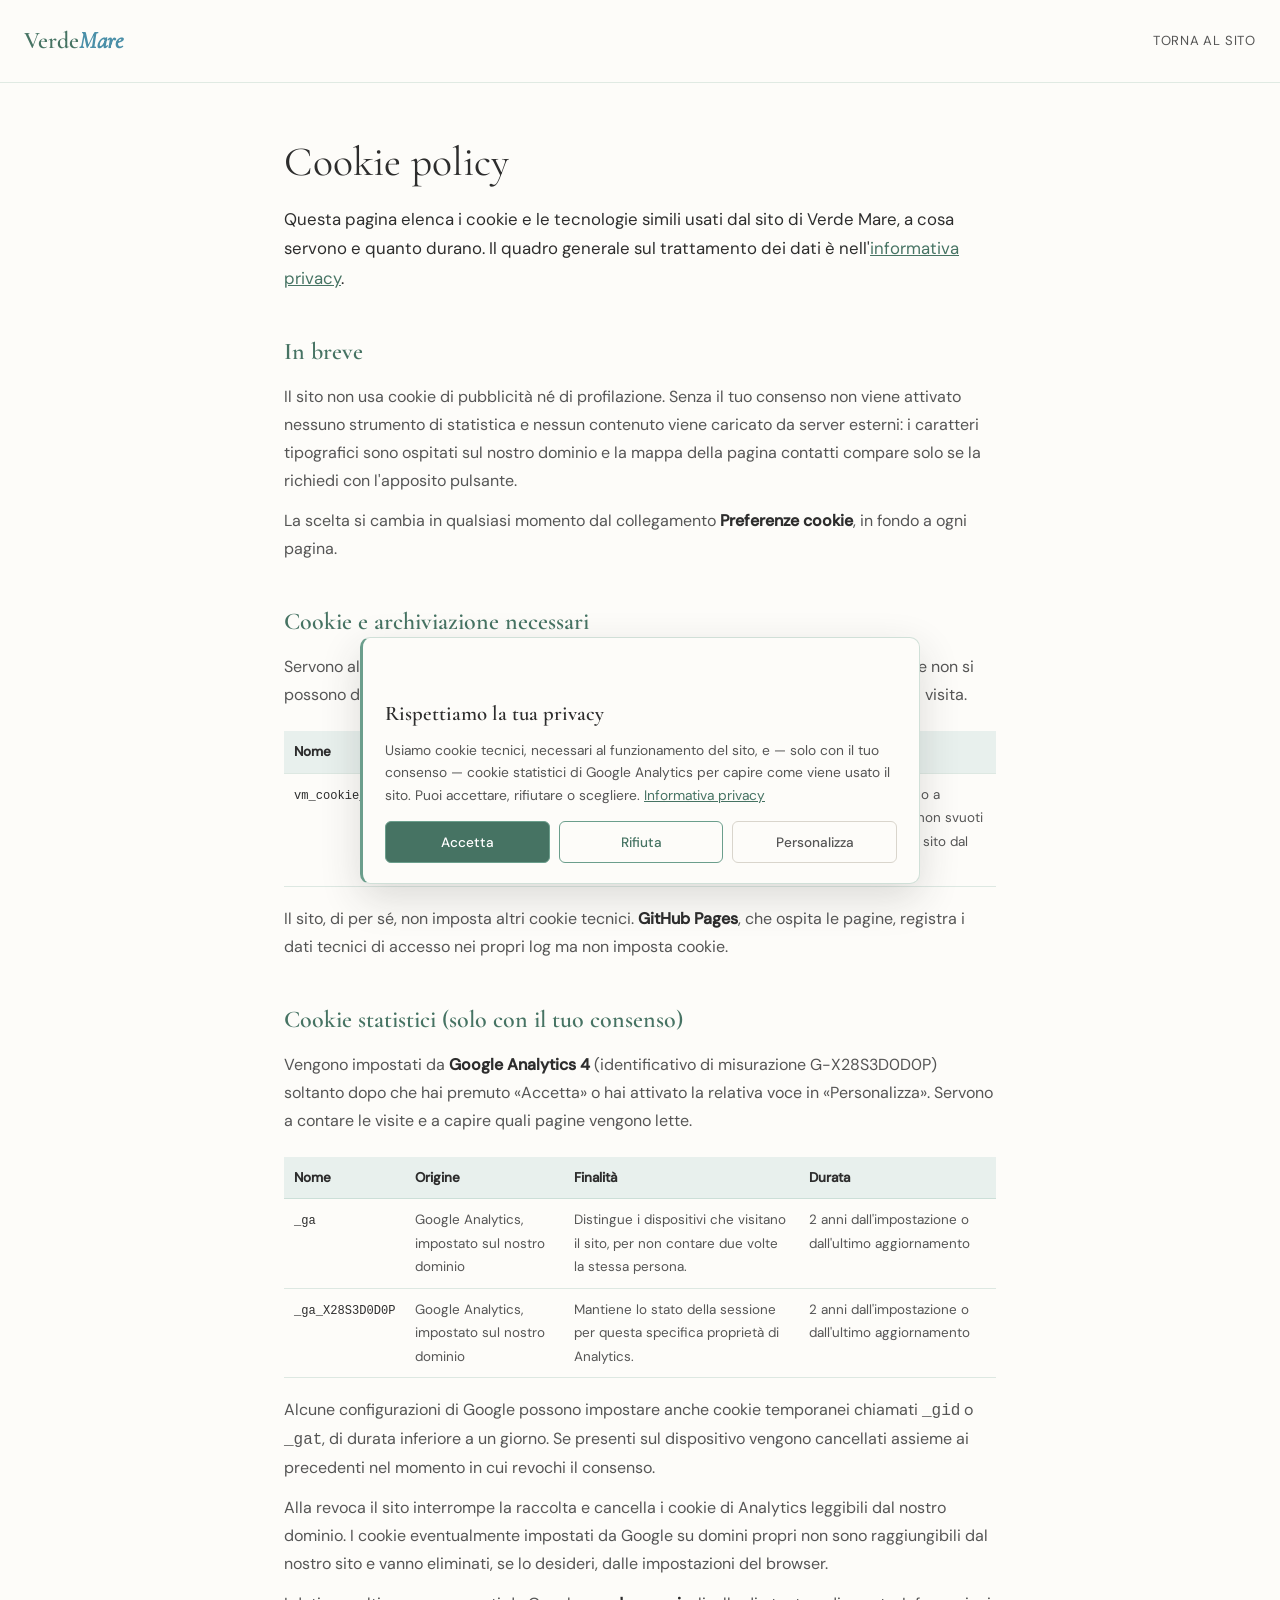
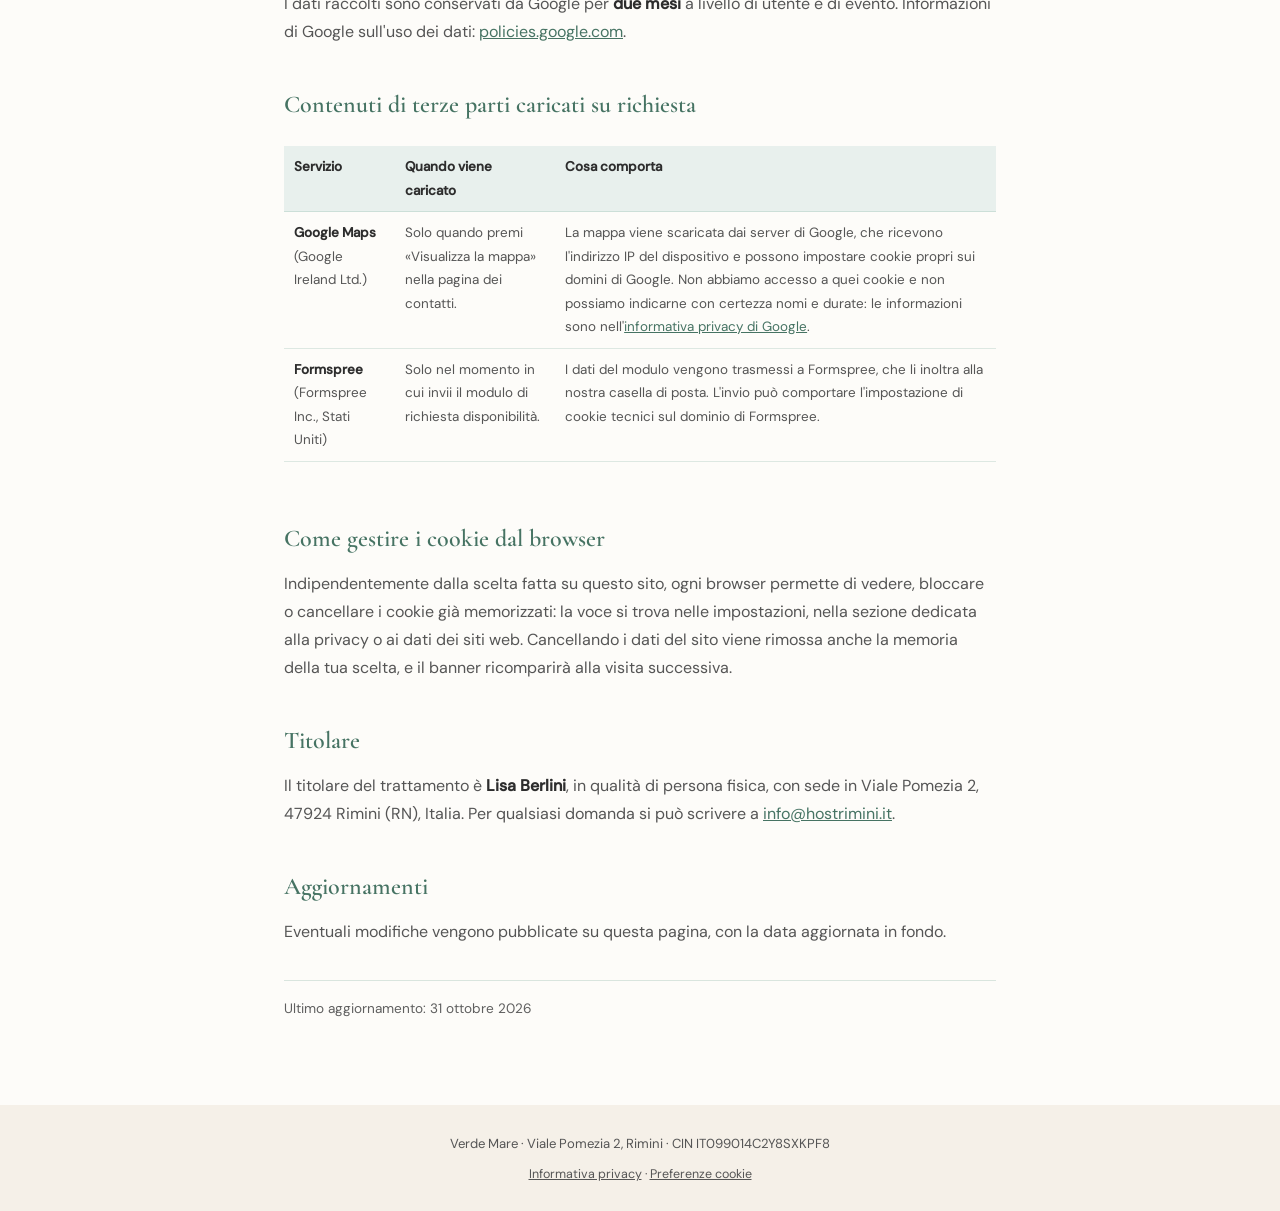
<file: cookie/index.html>
<!DOCTYPE html>
<html lang="it">
<head>
<meta charset="UTF-8">
<meta name="viewport" content="width=device-width, initial-scale=1.0">
<title>Cookie policy · Verde Mare Rimini</title>
<meta name="robots" content="index, follow">
<link rel="canonical" href="https://www.verdemarerimini.it/cookie/">
<link rel="alternate" hreflang="it" href="https://www.verdemarerimini.it/cookie/">
<link rel="alternate" hreflang="en" href="https://www.verdemarerimini.it/en/cookie/">
<link rel="alternate" hreflang="de" href="https://www.verdemarerimini.it/de/cookie/">
<link rel="alternate" hreflang="x-default" href="https://www.verdemarerimini.it/cookie/">
<link href="/fonts/fonts.css" rel="stylesheet">
<style>
  :root { --verde:#6b9e8c; --verde-dark:#467363; --verde-hover:#3a6153; --verde-pale:#e8f0ed; --sand:#f5f0e8; --warm-white:#fdfcf9; --charcoal:#2d2d2d; --text-mid:#555; --sea:#4a8fa8; }
  * { margin:0; padding:0; box-sizing:border-box; }
  body { font-family:'DM Sans',sans-serif; background:var(--warm-white); color:var(--charcoal); line-height:1.75; font-size:16px; }
  header { border-bottom:1px solid rgba(107,158,140,0.2); padding:20px 24px; display:flex; align-items:center; justify-content:space-between; gap:16px; flex-wrap:wrap; }
  .logo { font-family:'Cormorant Garamond',serif; font-size:1.5rem; font-weight:600; color:var(--verde-dark); text-decoration:none; }
  .logo span { color:var(--sea); font-style:italic; }
  .back { font-size:.82rem; letter-spacing:.06em; text-transform:uppercase; color:var(--text-mid); text-decoration:none; }
  .back:hover { color:var(--verde-dark); }
  main { max-width:760px; margin:0 auto; padding:56px 24px 72px; }
  h1 { font-family:'Cormorant Garamond',serif; font-size:2.6rem; font-weight:400; margin-bottom:18px; line-height:1.15; }
  h2 { font-family:'Cormorant Garamond',serif; font-size:1.5rem; color:var(--verde-dark); font-weight:600; margin:38px 0 10px; }
  p { color:var(--text-mid); margin-bottom:12px; }
  .lead { font-size:1.05rem; color:var(--charcoal); margin-bottom:8px; }
  ul { margin:6px 0 14px 20px; color:var(--text-mid); }
  li { margin-bottom:8px; }
  a { color:var(--verde-dark); }
  strong { color:var(--charcoal); }
  .date { margin-top:34px; padding-top:16px; border-top:1px solid rgba(107,158,140,0.25); font-size:.85rem; color:#5f5f5f; }
  footer { background:var(--sand); padding:28px 24px; text-align:center; font-size:.82rem; color:var(--text-mid); }
  .foot-links { display:block; margin-top:8px; font-size:.78rem; }
  .foot-links a { color:inherit; }
  table.ck-tab { width:100%; border-collapse:collapse; margin:10px 0 18px; font-size:.84rem; }
  table.ck-tab th, table.ck-tab td { text-align:left; vertical-align:top; padding:9px 10px; border-bottom:1px solid rgba(107,158,140,.22); }
  table.ck-tab th { font-weight:600; color:var(--charcoal); background:var(--verde-pale); }
  table.ck-tab td { color:var(--text-mid); }
  table.ck-tab code { font-family:ui-monospace,SFMono-Regular,Menlo,monospace; font-size:.9em; color:var(--charcoal); }
  .tab-wrap { overflow-x:auto; }
  @media(max-width:700px) { h1 { font-size:2rem; } main { padding:40px 20px 56px; } }
  /* --- consenso cookie --- */
  #ck-banner, #ck-prefs { display:none; font-family:'DM Sans',sans-serif; }
  #ck-banner.on { display:block; }
  #ck-prefs.on { display:flex; }
  #ck-banner {
    position:fixed; left:16px; right:16px; bottom:16px; z-index:900;
    background:var(--warm-white); border:1px solid rgba(107,158,140,.3);
    border-left:3px solid var(--verde); border-radius:10px;
    box-shadow:0 14px 40px rgba(45,45,45,.16);
    padding:20px 22px; max-width:560px; margin:0 auto;
  }
  #ck-banner h2 { font-family:'Cormorant Garamond',serif; font-size:1.3rem; font-weight:600; color:var(--charcoal); margin-bottom:7px; }
  #ck-banner p { font-size:.86rem; line-height:1.62; color:var(--text-mid); margin-bottom:15px; }
  #ck-banner p a, #ck-prefs p a { color:var(--verde-dark); }
  .ck-actions { display:flex; flex-wrap:wrap; gap:9px; }
  .ck-btn { flex:1 1 150px; min-height:42px; padding:11px 16px; border-radius:6px; font-family:'DM Sans',sans-serif;
    font-size:.85rem; font-weight:500; cursor:pointer; text-align:center; border:1.5px solid var(--verde); transition:all .2s; }
  .ck-accept { background:var(--verde-dark); color:#fff; }
  .ck-accept:hover { background:var(--verde-hover); border-color:var(--verde-hover); }
  .ck-reject { background:var(--warm-white); color:var(--verde-dark); }
  .ck-reject:hover { background:var(--verde-pale); }
  .ck-custom { background:var(--warm-white); color:var(--text-mid); border-color:#d9d5cc; }
  .ck-custom:hover { border-color:var(--text-mid); }
  #ck-prefs { position:fixed; inset:0; z-index:910; background:rgba(45,45,45,.45); align-items:center; justify-content:center; padding:20px; }
  .ck-panel { background:var(--warm-white); border-radius:12px; max-width:540px; width:100%; max-height:86vh; overflow:auto; padding:26px 26px 22px; box-shadow:0 20px 50px rgba(45,45,45,.2); }
  .ck-panel h2 { font-family:'Cormorant Garamond',serif; font-size:1.5rem; font-weight:600; margin-bottom:16px; }
  .ck-opt { border-top:1px solid rgba(107,158,140,.22); padding:15px 0; }
  .ck-opt-head { display:flex; align-items:center; justify-content:space-between; gap:12px; }
  .ck-opt-head strong { font-size:.92rem; font-weight:600; color:var(--charcoal); }
  .ck-opt p { font-size:.82rem; line-height:1.6; color:var(--text-mid); margin-top:6px; }
  .ck-fixed { font-size:.76rem; letter-spacing:.06em; text-transform:uppercase; color:var(--verde-dark); white-space:nowrap; }
  .ck-switch input { width:18px; height:18px; accent-color:var(--verde); cursor:pointer; }
  .ck-panel .ck-actions { margin-top:20px; }
  @media(max-width:600px){
    #ck-banner { left:10px; right:10px; bottom:10px; padding:18px 18px 16px; }
    .ck-btn { flex:1 1 100%; }
  }
</style>
</head>
<body>
<header>
  <a class="logo" href="/">Verde<span>Mare</span></a>
  <a class="back" href="/">Torna al sito</a>
</header>
<main>
<h1>Cookie policy</h1>
<p class="lead">Questa pagina elenca i cookie e le tecnologie simili usati dal sito di Verde Mare, a cosa servono e quanto durano. Il quadro generale sul trattamento dei dati è nell'<a href="/privacy/">informativa privacy</a>.</p>

<h2>In breve</h2>
<p>Il sito non usa cookie di pubblicità né di profilazione. Senza il tuo consenso non viene attivato nessuno strumento di statistica e nessun contenuto viene caricato da server esterni: i caratteri tipografici sono ospitati sul nostro dominio e la mappa della pagina contatti compare solo se la richiedi con l'apposito pulsante.</p>
<p>La scelta si cambia in qualsiasi momento dal collegamento <strong>Preferenze cookie</strong>, in fondo a ogni pagina.</p>

<h2>Cookie e archiviazione necessari</h2>
<p>Servono al funzionamento del sito e a ricordare la tua scelta. Non richiedono consenso e non si possono disattivare dal banner, perché senza di essi la scelta andrebbe ripetuta a ogni visita.</p>
<div class="tab-wrap">
<table class="ck-tab">
<tr><th>Nome</th><th>Tipo</th><th>Finalità</th><th>Durata</th></tr>
<tr>
  <td><code>vm_cookie_consent_v1</code></td>
  <td>Archiviazione locale del browser (<em>localStorage</em>), non un cookie: non viene inviata ad alcun server.</td>
  <td>Ricorda se hai accettato o rifiutato i cookie statistici, così il banner non ricompare.</td>
  <td>Resta fino a quando non svuoti i dati del sito dal browser.</td>
</tr>
</table>
</div>
<p>Il sito, di per sé, non imposta altri cookie tecnici. <strong>GitHub Pages</strong>, che ospita le pagine, registra i dati tecnici di accesso nei propri log ma non imposta cookie.</p>

<h2>Cookie statistici (solo con il tuo consenso)</h2>
<p>Vengono impostati da <strong>Google Analytics 4</strong> (identificativo di misurazione G-X28S3D0D0P) soltanto dopo che hai premuto «Accetta» o hai attivato la relativa voce in «Personalizza». Servono a contare le visite e a capire quali pagine vengono lette.</p>
<div class="tab-wrap">
<table class="ck-tab">
<tr><th>Nome</th><th>Origine</th><th>Finalità</th><th>Durata</th></tr>
<tr>
  <td><code>_ga</code></td>
  <td>Google Analytics, impostato sul nostro dominio</td>
  <td>Distingue i dispositivi che visitano il sito, per non contare due volte la stessa persona.</td>
  <td>2 anni dall'impostazione o dall'ultimo aggiornamento</td>
</tr>
<tr>
  <td><code>_ga_X28S3D0D0P</code></td>
  <td>Google Analytics, impostato sul nostro dominio</td>
  <td>Mantiene lo stato della sessione per questa specifica proprietà di Analytics.</td>
  <td>2 anni dall'impostazione o dall'ultimo aggiornamento</td>
</tr>
</table>
</div>
<p>Alcune configurazioni di Google possono impostare anche cookie temporanei chiamati <code>_gid</code> o <code>_gat</code>, di durata inferiore a un giorno. Se presenti sul dispositivo vengono cancellati assieme ai precedenti nel momento in cui revochi il consenso.</p>
<p>Alla revoca il sito interrompe la raccolta e cancella i cookie di Analytics leggibili dal nostro dominio. I cookie eventualmente impostati da Google su domini propri non sono raggiungibili dal nostro sito e vanno eliminati, se lo desideri, dalle impostazioni del browser.</p>
<p>I dati raccolti sono conservati da Google per <strong>due mesi</strong> a livello di utente e di evento. Informazioni di Google sull'uso dei dati: <a href="https://policies.google.com/technologies/partner-sites" target="_blank" rel="noopener">policies.google.com</a>.</p>

<h2>Contenuti di terze parti caricati su richiesta</h2>
<div class="tab-wrap">
<table class="ck-tab">
<tr><th>Servizio</th><th>Quando viene caricato</th><th>Cosa comporta</th></tr>
<tr>
  <td><strong>Google Maps</strong><br>(Google Ireland Ltd.)</td>
  <td>Solo quando premi «Visualizza la mappa» nella pagina dei contatti.</td>
  <td>La mappa viene scaricata dai server di Google, che ricevono l'indirizzo IP del dispositivo e possono impostare cookie propri sui domini di Google. Non abbiamo accesso a quei cookie e non possiamo indicarne con certezza nomi e durate: le informazioni sono nell'<a href="https://policies.google.com/privacy" target="_blank" rel="noopener">informativa privacy di Google</a>.</td>
</tr>
<tr>
  <td><strong>Formspree</strong><br>(Formspree Inc., Stati Uniti)</td>
  <td>Solo nel momento in cui invii il modulo di richiesta disponibilità.</td>
  <td>I dati del modulo vengono trasmessi a Formspree, che li inoltra alla nostra casella di posta. L'invio può comportare l'impostazione di cookie tecnici sul dominio di Formspree.</td>
</tr>
</table>
</div>

<h2>Come gestire i cookie dal browser</h2>
<p>Indipendentemente dalla scelta fatta su questo sito, ogni browser permette di vedere, bloccare o cancellare i cookie già memorizzati: la voce si trova nelle impostazioni, nella sezione dedicata alla privacy o ai dati dei siti web. Cancellando i dati del sito viene rimossa anche la memoria della tua scelta, e il banner ricomparirà alla visita successiva.</p>

<h2>Titolare</h2>
<p>Il titolare del trattamento è <strong>Lisa Berlini</strong>, in qualità di persona fisica, con sede in Viale Pomezia 2, 47924 Rimini (RN), Italia. Per qualsiasi domanda si può scrivere a <a href="mailto:info@hostrimini.it">info@hostrimini.it</a>.</p>

<h2>Aggiornamenti</h2>
<p>Eventuali modifiche vengono pubblicate su questa pagina, con la data aggiornata in fondo.</p>
<p class="date">Ultimo aggiornamento: 31 ottobre 2026</p>
</main>
<footer>Verde Mare · Viale Pomezia 2, Rimini · CIN IT099014C2Y8SXKPF8
<span class="foot-links"><a href="/privacy/">Informativa privacy</a> · <a href="#" id="ck-link">Preferenze cookie</a></span></footer>
<!-- CONSENSO COOKIE -->
<div id="ck-banner" role="dialog" aria-live="polite" aria-label="Rispettiamo la tua privacy">
  <h2>Rispettiamo la tua privacy</h2>
  <p>Usiamo cookie tecnici, necessari al funzionamento del sito, e — solo con il tuo consenso — cookie statistici di Google Analytics per capire come viene usato il sito. Puoi accettare, rifiutare o scegliere. <a href="/privacy/">Informativa privacy</a></p>
  <div class="ck-actions">
    <button type="button" class="ck-btn ck-accept" id="ck-yes">Accetta</button>
    <button type="button" class="ck-btn ck-reject" id="ck-no">Rifiuta</button>
    <button type="button" class="ck-btn ck-custom" id="ck-more">Personalizza</button>
  </div>
</div>
<div id="ck-prefs" role="dialog" aria-modal="true" aria-label="Preferenze cookie">
  <div class="ck-panel">
    <h2>Preferenze cookie</h2>
    <div class="ck-opt">
      <div class="ck-opt-head"><strong>Cookie tecnici necessari</strong><span class="ck-fixed">Sempre attivi</span></div>
      <p>Servono al funzionamento del sito e a ricordare questa scelta. Non possono essere disattivati.</p>
    </div>
    <div class="ck-opt">
      <div class="ck-opt-head"><strong id="ck-stats-lab">Cookie statistici</strong>
        <label class="ck-switch"><input type="checkbox" id="ck-stats" aria-labelledby="ck-stats-lab"></label>
      </div>
      <p>Google Analytics. Ci dicono quante persone visitano il sito e quali pagine leggono. Sono facoltativi.</p>
    </div>
    <div class="ck-actions">
      <button type="button" class="ck-btn ck-accept" id="ck-save">Salva preferenze</button>
      <button type="button" class="ck-btn ck-custom" id="ck-cancel">Chiudi</button>
    </div>
  </div>
</div>
<script>
(function(){
  var GA='G-X28S3D0D0P', KEY='vm_cookie_consent_v1', loaded=false;
  function get(){ try{ return JSON.parse(localStorage.getItem(KEY)); }catch(e){ return null; } }
  function set(v){ try{ localStorage.setItem(KEY, JSON.stringify({stats:!!v, ts:Date.now()})); }catch(e){} }
  function loadGA(){
    /* lo sblocco va fatto sempre: dopo una revoca il flag e' rimasto a true
       e una nuova accettazione nella stessa visita deve riattivare la raccolta */
    window['ga-disable-'+GA] = false;
    if (loaded || window.__vmGA) return;   /* gtag.js si carica una volta sola */
    loaded = true; window.__vmGA = true;
    window.dataLayer = window.dataLayer || [];
    window.gtag = window.gtag || function(){ window.dataLayer.push(arguments); };
    gtag('js', new Date());
    var s = document.createElement('script');
    s.async = true; s.src = 'https://www.googletagmanager.com/gtag/js?id=' + GA;
    document.head.appendChild(s);
    gtag('config', GA);
  }
  function ckDomains(){
    /* i cookie di Analytics sono impostati sul dominio registrabile
       (verdemarerimini.it), non su www: vanno tentati entrambi, con e senza
       punto iniziale, piu' la variante senza attributo domain */
    var p = location.hostname.split('.'), out = ['', p.join('.'), '.' + p.join('.')];
    while (p.length > 2) { p.shift(); var d = p.join('.'); out.push(d, '.' + d); }
    return out;
  }
  function dropGA(){
    window['ga-disable-'+GA] = true;
    var doms = ckDomains();
    document.cookie.split(';').forEach(function(c){
      var n = c.split('=')[0].trim();
      if (n.indexOf('_ga') === 0 || n.indexOf('_gid') === 0 || n.indexOf('_gat') === 0) {
        doms.forEach(function(d){
          document.cookie = n + '=; path=/; expires=Thu, 01 Jan 1970 00:00:00 GMT'
                              + (d ? '; domain=' + d : '');
        });
      }
    });
  }
  var banner = document.getElementById('ck-banner'),
      prefs  = document.getElementById('ck-prefs'),
      stats  = document.getElementById('ck-stats');
  function showBanner(){ banner.classList.add('on'); }
  function hideBanner(){ banner.classList.remove('on'); }
  function openPrefs(){
    var c = get(); stats.checked = !!(c && c.stats);
    hideBanner(); prefs.classList.add('on');
  }
  function closePrefs(){ prefs.classList.remove('on'); if (!get()) showBanner(); }
  function apply(v){ set(v); if (v) loadGA(); else dropGA(); }
  document.getElementById('ck-yes').addEventListener('click', function(){ apply(true); hideBanner(); });
  document.getElementById('ck-no').addEventListener('click', function(){ apply(false); hideBanner(); });
  document.getElementById('ck-more').addEventListener('click', openPrefs);
  document.getElementById('ck-save').addEventListener('click', function(){ apply(stats.checked); prefs.classList.remove('on'); });
  document.getElementById('ck-cancel').addEventListener('click', closePrefs);
  prefs.addEventListener('click', function(e){ if (e.target === prefs) closePrefs(); });
  document.addEventListener('keydown', function(e){ if (e.key === 'Escape' && prefs.classList.contains('on')) closePrefs(); });
  var link = document.getElementById('ck-link');
  if (link) link.addEventListener('click', function(e){ e.preventDefault(); openPrefs(); });
  var saved = get();
  if (saved === null) showBanner(); else if (saved.stats) loadGA(); else window['ga-disable-'+GA] = true;
})();
</script>
</body>
</html>
</file>
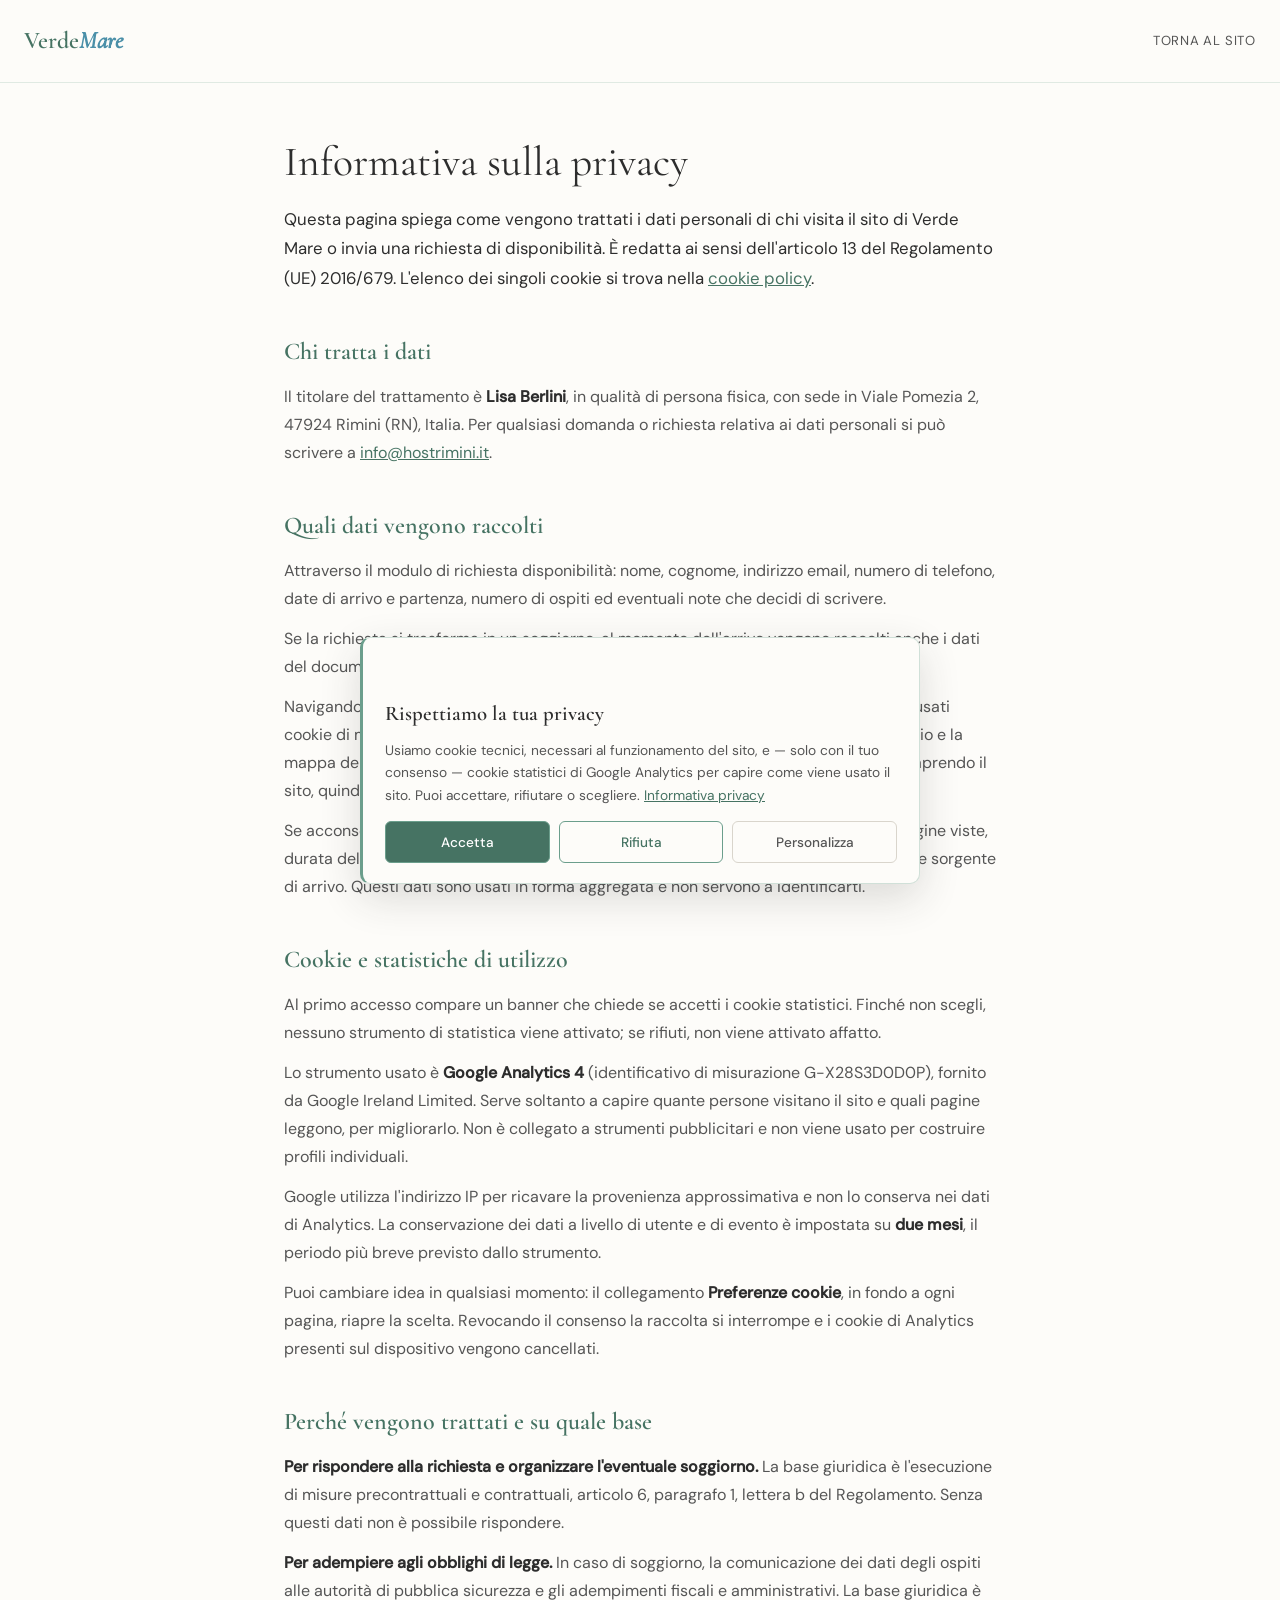
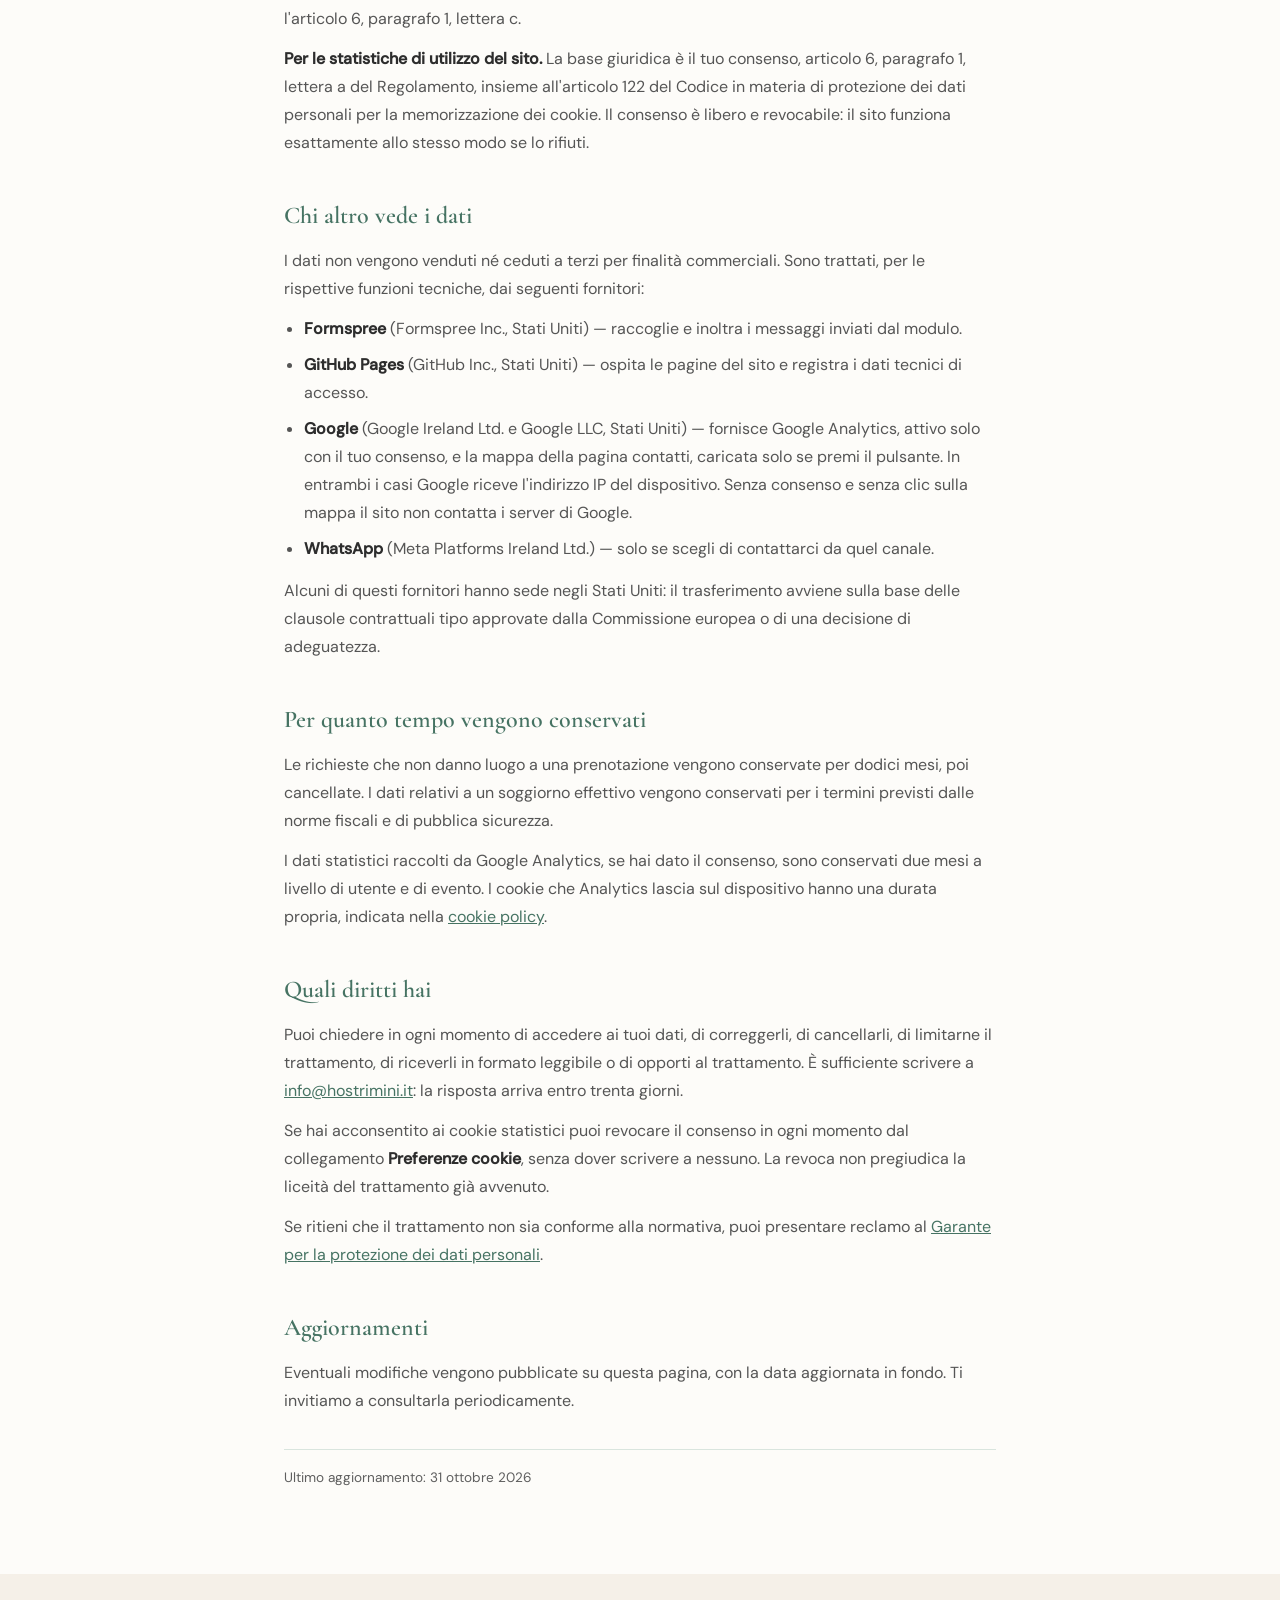
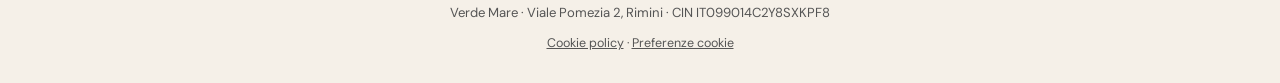
<file: privacy/index.html>
<!DOCTYPE html>
<html lang="it">
<head>
<meta charset="UTF-8">
<meta name="viewport" content="width=device-width, initial-scale=1.0">
<title>Informativa sulla privacy · Verde Mare Rimini</title>
<meta name="robots" content="index, follow">
<link rel="canonical" href="https://www.verdemarerimini.it/privacy/">
<link rel="alternate" hreflang="it" href="https://www.verdemarerimini.it/privacy/">
<link rel="alternate" hreflang="en" href="https://www.verdemarerimini.it/en/privacy/">
<link rel="alternate" hreflang="de" href="https://www.verdemarerimini.it/de/privacy/">
<link rel="alternate" hreflang="x-default" href="https://www.verdemarerimini.it/privacy/">
<link href="/fonts/fonts.css" rel="stylesheet">
<style>
  :root { --verde:#6b9e8c; --verde-dark:#467363; --verde-hover:#3a6153; --verde-pale:#e8f0ed; --sand:#f5f0e8; --warm-white:#fdfcf9; --charcoal:#2d2d2d; --text-mid:#555; --sea:#4a8fa8; }
  * { margin:0; padding:0; box-sizing:border-box; }
  body { font-family:'DM Sans',sans-serif; background:var(--warm-white); color:var(--charcoal); line-height:1.75; font-size:16px; }
  header { border-bottom:1px solid rgba(107,158,140,0.2); padding:20px 24px; display:flex; align-items:center; justify-content:space-between; gap:16px; flex-wrap:wrap; }
  .logo { font-family:'Cormorant Garamond',serif; font-size:1.5rem; font-weight:600; color:var(--verde-dark); text-decoration:none; }
  .logo span { color:var(--sea); font-style:italic; }
  .back { font-size:.82rem; letter-spacing:.06em; text-transform:uppercase; color:var(--text-mid); text-decoration:none; }
  .back:hover { color:var(--verde-dark); }
  main { max-width:760px; margin:0 auto; padding:56px 24px 72px; }
  h1 { font-family:'Cormorant Garamond',serif; font-size:2.6rem; font-weight:400; margin-bottom:18px; line-height:1.15; }
  h2 { font-family:'Cormorant Garamond',serif; font-size:1.5rem; color:var(--verde-dark); font-weight:600; margin:38px 0 10px; }
  p { color:var(--text-mid); margin-bottom:12px; }
  .lead { font-size:1.05rem; color:var(--charcoal); margin-bottom:8px; }
  ul { margin:6px 0 14px 20px; color:var(--text-mid); }
  li { margin-bottom:8px; }
  a { color:var(--verde-dark); }
  strong { color:var(--charcoal); }
  .date { margin-top:34px; padding-top:16px; border-top:1px solid rgba(107,158,140,0.25); font-size:.85rem; color:#5f5f5f; }
  footer { background:var(--sand); padding:28px 24px; text-align:center; font-size:.82rem; color:var(--text-mid); }
  .foot-links { display:block; margin-top:8px; font-size:.78rem; }
  .foot-links a { color:inherit; }
  table.ck-tab { width:100%; border-collapse:collapse; margin:10px 0 18px; font-size:.84rem; }
  table.ck-tab th, table.ck-tab td { text-align:left; vertical-align:top; padding:9px 10px; border-bottom:1px solid rgba(107,158,140,.22); }
  table.ck-tab th { font-weight:600; color:var(--charcoal); background:var(--verde-pale); }
  table.ck-tab td { color:var(--text-mid); }
  table.ck-tab code { font-family:ui-monospace,SFMono-Regular,Menlo,monospace; font-size:.9em; color:var(--charcoal); }
  .tab-wrap { overflow-x:auto; }
  @media(max-width:700px) { h1 { font-size:2rem; } main { padding:40px 20px 56px; } }
  /* --- consenso cookie --- */
  #ck-banner, #ck-prefs { display:none; font-family:'DM Sans',sans-serif; }
  #ck-banner.on { display:block; }
  #ck-prefs.on { display:flex; }
  #ck-banner {
    position:fixed; left:16px; right:16px; bottom:16px; z-index:900;
    background:var(--warm-white); border:1px solid rgba(107,158,140,.3);
    border-left:3px solid var(--verde); border-radius:10px;
    box-shadow:0 14px 40px rgba(45,45,45,.16);
    padding:20px 22px; max-width:560px; margin:0 auto;
  }
  #ck-banner h2 { font-family:'Cormorant Garamond',serif; font-size:1.3rem; font-weight:600; color:var(--charcoal); margin-bottom:7px; }
  #ck-banner p { font-size:.86rem; line-height:1.62; color:var(--text-mid); margin-bottom:15px; }
  #ck-banner p a, #ck-prefs p a { color:var(--verde-dark); }
  .ck-actions { display:flex; flex-wrap:wrap; gap:9px; }
  .ck-btn { flex:1 1 150px; min-height:42px; padding:11px 16px; border-radius:6px; font-family:'DM Sans',sans-serif;
    font-size:.85rem; font-weight:500; cursor:pointer; text-align:center; border:1.5px solid var(--verde); transition:all .2s; }
  .ck-accept { background:var(--verde-dark); color:#fff; }
  .ck-accept:hover { background:var(--verde-hover); border-color:var(--verde-hover); }
  .ck-reject { background:var(--warm-white); color:var(--verde-dark); }
  .ck-reject:hover { background:var(--verde-pale); }
  .ck-custom { background:var(--warm-white); color:var(--text-mid); border-color:#d9d5cc; }
  .ck-custom:hover { border-color:var(--text-mid); }
  #ck-prefs { position:fixed; inset:0; z-index:910; background:rgba(45,45,45,.45); align-items:center; justify-content:center; padding:20px; }
  .ck-panel { background:var(--warm-white); border-radius:12px; max-width:540px; width:100%; max-height:86vh; overflow:auto; padding:26px 26px 22px; box-shadow:0 20px 50px rgba(45,45,45,.2); }
  .ck-panel h2 { font-family:'Cormorant Garamond',serif; font-size:1.5rem; font-weight:600; margin-bottom:16px; }
  .ck-opt { border-top:1px solid rgba(107,158,140,.22); padding:15px 0; }
  .ck-opt-head { display:flex; align-items:center; justify-content:space-between; gap:12px; }
  .ck-opt-head strong { font-size:.92rem; font-weight:600; color:var(--charcoal); }
  .ck-opt p { font-size:.82rem; line-height:1.6; color:var(--text-mid); margin-top:6px; }
  .ck-fixed { font-size:.76rem; letter-spacing:.06em; text-transform:uppercase; color:var(--verde-dark); white-space:nowrap; }
  .ck-switch input { width:18px; height:18px; accent-color:var(--verde); cursor:pointer; }
  .ck-panel .ck-actions { margin-top:20px; }
  @media(max-width:600px){
    #ck-banner { left:10px; right:10px; bottom:10px; padding:18px 18px 16px; }
    .ck-btn { flex:1 1 100%; }
  }
</style>
</head>
<body>
<header>
  <a class="logo" href="/">Verde<span>Mare</span></a>
  <a class="back" href="/">Torna al sito</a>
</header>
<main>
<h1>Informativa sulla privacy</h1>
<p class="lead">Questa pagina spiega come vengono trattati i dati personali di chi visita il sito di Verde Mare o invia una richiesta di disponibilità. È redatta ai sensi dell'articolo 13 del Regolamento (UE) 2016/679. L'elenco dei singoli cookie si trova nella <a href="/cookie/">cookie policy</a>.</p>

<h2>Chi tratta i dati</h2>
<p>Il titolare del trattamento è <strong>Lisa Berlini</strong>, in qualità di persona fisica, con sede in Viale Pomezia 2, 47924 Rimini (RN), Italia. Per qualsiasi domanda o richiesta relativa ai dati personali si può scrivere a <a href="mailto:info@hostrimini.it">info@hostrimini.it</a>.</p>

<h2>Quali dati vengono raccolti</h2>
<p>Attraverso il modulo di richiesta disponibilità: nome, cognome, indirizzo email, numero di telefono, date di arrivo e partenza, numero di ospiti ed eventuali note che decidi di scrivere.</p>
<p>Se la richiesta si trasforma in un soggiorno, al momento dell'arrivo vengono raccolti anche i dati del documento d'identità degli ospiti, come previsto dalla legge.</p>
<p>Navigando sul sito non vengono raccolti dati con finalità di profilazione e non vengono usati cookie di marketing o di pubblicità. I caratteri tipografici sono ospitati sul nostro dominio e la mappa della pagina contatti viene caricata solo se la richiedi con l'apposito pulsante: aprendo il sito, quindi, nessun contenuto viene scaricato da server esterni.</p>
<p>Se acconsenti ai cookie statistici, Google Analytics raccoglie dati sulla navigazione: pagine viste, durata della visita, tipo di dispositivo e di browser, lingua, provenienza approssimativa e sorgente di arrivo. Questi dati sono usati in forma aggregata e non servono a identificarti.</p>

<h2>Cookie e statistiche di utilizzo</h2>
<p>Al primo accesso compare un banner che chiede se accetti i cookie statistici. Finché non scegli, nessuno strumento di statistica viene attivato; se rifiuti, non viene attivato affatto.</p>
<p>Lo strumento usato è <strong>Google Analytics 4</strong> (identificativo di misurazione G-X28S3D0D0P), fornito da Google Ireland Limited. Serve soltanto a capire quante persone visitano il sito e quali pagine leggono, per migliorarlo. Non è collegato a strumenti pubblicitari e non viene usato per costruire profili individuali.</p>
<p>Google utilizza l'indirizzo IP per ricavare la provenienza approssimativa e non lo conserva nei dati di Analytics. La conservazione dei dati a livello di utente e di evento è impostata su <strong>due mesi</strong>, il periodo più breve previsto dallo strumento.</p>
<p>Puoi cambiare idea in qualsiasi momento: il collegamento <strong>Preferenze cookie</strong>, in fondo a ogni pagina, riapre la scelta. Revocando il consenso la raccolta si interrompe e i cookie di Analytics presenti sul dispositivo vengono cancellati.</p>

<h2>Perché vengono trattati e su quale base</h2>
<p><strong>Per rispondere alla richiesta e organizzare l'eventuale soggiorno.</strong> La base giuridica è l'esecuzione di misure precontrattuali e contrattuali, articolo 6, paragrafo 1, lettera b del Regolamento. Senza questi dati non è possibile rispondere.</p>
<p><strong>Per adempiere agli obblighi di legge.</strong> In caso di soggiorno, la comunicazione dei dati degli ospiti alle autorità di pubblica sicurezza e gli adempimenti fiscali e amministrativi. La base giuridica è l'articolo 6, paragrafo 1, lettera c.</p>
<p><strong>Per le statistiche di utilizzo del sito.</strong> La base giuridica è il tuo consenso, articolo 6, paragrafo 1, lettera a del Regolamento, insieme all'articolo 122 del Codice in materia di protezione dei dati personali per la memorizzazione dei cookie. Il consenso è libero e revocabile: il sito funziona esattamente allo stesso modo se lo rifiuti.</p>

<h2>Chi altro vede i dati</h2>
<p>I dati non vengono venduti né ceduti a terzi per finalità commerciali. Sono trattati, per le rispettive funzioni tecniche, dai seguenti fornitori:</p>
<ul>
  <li><strong>Formspree</strong> (Formspree Inc., Stati Uniti) — raccoglie e inoltra i messaggi inviati dal modulo.</li>
  <li><strong>GitHub Pages</strong> (GitHub Inc., Stati Uniti) — ospita le pagine del sito e registra i dati tecnici di accesso.</li>
  <li><strong>Google</strong> (Google Ireland Ltd. e Google LLC, Stati Uniti) — fornisce Google Analytics, attivo solo con il tuo consenso, e la mappa della pagina contatti, caricata solo se premi il pulsante. In entrambi i casi Google riceve l'indirizzo IP del dispositivo. Senza consenso e senza clic sulla mappa il sito non contatta i server di Google.</li>
  <li><strong>WhatsApp</strong> (Meta Platforms Ireland Ltd.) — solo se scegli di contattarci da quel canale.</li>
</ul>
<p>Alcuni di questi fornitori hanno sede negli Stati Uniti: il trasferimento avviene sulla base delle clausole contrattuali tipo approvate dalla Commissione europea o di una decisione di adeguatezza.</p>

<h2>Per quanto tempo vengono conservati</h2>
<p>Le richieste che non danno luogo a una prenotazione vengono conservate per dodici mesi, poi cancellate. I dati relativi a un soggiorno effettivo vengono conservati per i termini previsti dalle norme fiscali e di pubblica sicurezza.</p>
<p>I dati statistici raccolti da Google Analytics, se hai dato il consenso, sono conservati due mesi a livello di utente e di evento. I cookie che Analytics lascia sul dispositivo hanno una durata propria, indicata nella <a href="/cookie/">cookie policy</a>.</p>

<h2>Quali diritti hai</h2>
<p>Puoi chiedere in ogni momento di accedere ai tuoi dati, di correggerli, di cancellarli, di limitarne il trattamento, di riceverli in formato leggibile o di opporti al trattamento. È sufficiente scrivere a <a href="mailto:info@hostrimini.it">info@hostrimini.it</a>: la risposta arriva entro trenta giorni.</p>
<p>Se hai acconsentito ai cookie statistici puoi revocare il consenso in ogni momento dal collegamento <strong>Preferenze cookie</strong>, senza dover scrivere a nessuno. La revoca non pregiudica la liceità del trattamento già avvenuto.</p>
<p>Se ritieni che il trattamento non sia conforme alla normativa, puoi presentare reclamo al <a href="https://www.garanteprivacy.it" target="_blank" rel="noopener">Garante per la protezione dei dati personali</a>.</p>

<h2>Aggiornamenti</h2>
<p>Eventuali modifiche vengono pubblicate su questa pagina, con la data aggiornata in fondo. Ti invitiamo a consultarla periodicamente.</p>
<p class="date">Ultimo aggiornamento: 31 ottobre 2026</p>
</main>
<footer>Verde Mare · Viale Pomezia 2, Rimini · CIN IT099014C2Y8SXKPF8
<span class="foot-links"><a href="/cookie/">Cookie policy</a> · <a href="#" id="ck-link">Preferenze cookie</a></span></footer>
<!-- CONSENSO COOKIE -->
<div id="ck-banner" role="dialog" aria-live="polite" aria-label="Rispettiamo la tua privacy">
  <h2>Rispettiamo la tua privacy</h2>
  <p>Usiamo cookie tecnici, necessari al funzionamento del sito, e — solo con il tuo consenso — cookie statistici di Google Analytics per capire come viene usato il sito. Puoi accettare, rifiutare o scegliere. <a href="/privacy/">Informativa privacy</a></p>
  <div class="ck-actions">
    <button type="button" class="ck-btn ck-accept" id="ck-yes">Accetta</button>
    <button type="button" class="ck-btn ck-reject" id="ck-no">Rifiuta</button>
    <button type="button" class="ck-btn ck-custom" id="ck-more">Personalizza</button>
  </div>
</div>
<div id="ck-prefs" role="dialog" aria-modal="true" aria-label="Preferenze cookie">
  <div class="ck-panel">
    <h2>Preferenze cookie</h2>
    <div class="ck-opt">
      <div class="ck-opt-head"><strong>Cookie tecnici necessari</strong><span class="ck-fixed">Sempre attivi</span></div>
      <p>Servono al funzionamento del sito e a ricordare questa scelta. Non possono essere disattivati.</p>
    </div>
    <div class="ck-opt">
      <div class="ck-opt-head"><strong id="ck-stats-lab">Cookie statistici</strong>
        <label class="ck-switch"><input type="checkbox" id="ck-stats" aria-labelledby="ck-stats-lab"></label>
      </div>
      <p>Google Analytics. Ci dicono quante persone visitano il sito e quali pagine leggono. Sono facoltativi.</p>
    </div>
    <div class="ck-actions">
      <button type="button" class="ck-btn ck-accept" id="ck-save">Salva preferenze</button>
      <button type="button" class="ck-btn ck-custom" id="ck-cancel">Chiudi</button>
    </div>
  </div>
</div>
<script>
(function(){
  var GA='G-X28S3D0D0P', KEY='vm_cookie_consent_v1', loaded=false;
  function get(){ try{ return JSON.parse(localStorage.getItem(KEY)); }catch(e){ return null; } }
  function set(v){ try{ localStorage.setItem(KEY, JSON.stringify({stats:!!v, ts:Date.now()})); }catch(e){} }
  function loadGA(){
    /* lo sblocco va fatto sempre: dopo una revoca il flag e' rimasto a true
       e una nuova accettazione nella stessa visita deve riattivare la raccolta */
    window['ga-disable-'+GA] = false;
    if (loaded || window.__vmGA) return;   /* gtag.js si carica una volta sola */
    loaded = true; window.__vmGA = true;
    window.dataLayer = window.dataLayer || [];
    window.gtag = window.gtag || function(){ window.dataLayer.push(arguments); };
    gtag('js', new Date());
    var s = document.createElement('script');
    s.async = true; s.src = 'https://www.googletagmanager.com/gtag/js?id=' + GA;
    document.head.appendChild(s);
    gtag('config', GA);
  }
  function ckDomains(){
    /* i cookie di Analytics sono impostati sul dominio registrabile
       (verdemarerimini.it), non su www: vanno tentati entrambi, con e senza
       punto iniziale, piu' la variante senza attributo domain */
    var p = location.hostname.split('.'), out = ['', p.join('.'), '.' + p.join('.')];
    while (p.length > 2) { p.shift(); var d = p.join('.'); out.push(d, '.' + d); }
    return out;
  }
  function dropGA(){
    window['ga-disable-'+GA] = true;
    var doms = ckDomains();
    document.cookie.split(';').forEach(function(c){
      var n = c.split('=')[0].trim();
      if (n.indexOf('_ga') === 0 || n.indexOf('_gid') === 0 || n.indexOf('_gat') === 0) {
        doms.forEach(function(d){
          document.cookie = n + '=; path=/; expires=Thu, 01 Jan 1970 00:00:00 GMT'
                              + (d ? '; domain=' + d : '');
        });
      }
    });
  }
  var banner = document.getElementById('ck-banner'),
      prefs  = document.getElementById('ck-prefs'),
      stats  = document.getElementById('ck-stats');
  function showBanner(){ banner.classList.add('on'); }
  function hideBanner(){ banner.classList.remove('on'); }
  function openPrefs(){
    var c = get(); stats.checked = !!(c && c.stats);
    hideBanner(); prefs.classList.add('on');
  }
  function closePrefs(){ prefs.classList.remove('on'); if (!get()) showBanner(); }
  function apply(v){ set(v); if (v) loadGA(); else dropGA(); }
  document.getElementById('ck-yes').addEventListener('click', function(){ apply(true); hideBanner(); });
  document.getElementById('ck-no').addEventListener('click', function(){ apply(false); hideBanner(); });
  document.getElementById('ck-more').addEventListener('click', openPrefs);
  document.getElementById('ck-save').addEventListener('click', function(){ apply(stats.checked); prefs.classList.remove('on'); });
  document.getElementById('ck-cancel').addEventListener('click', closePrefs);
  prefs.addEventListener('click', function(e){ if (e.target === prefs) closePrefs(); });
  document.addEventListener('keydown', function(e){ if (e.key === 'Escape' && prefs.classList.contains('on')) closePrefs(); });
  var link = document.getElementById('ck-link');
  if (link) link.addEventListener('click', function(e){ e.preventDefault(); openPrefs(); });
  var saved = get();
  if (saved === null) showBanner(); else if (saved.stats) loadGA(); else window['ga-disable-'+GA] = true;
})();
</script>
</body>
</html>
</file>
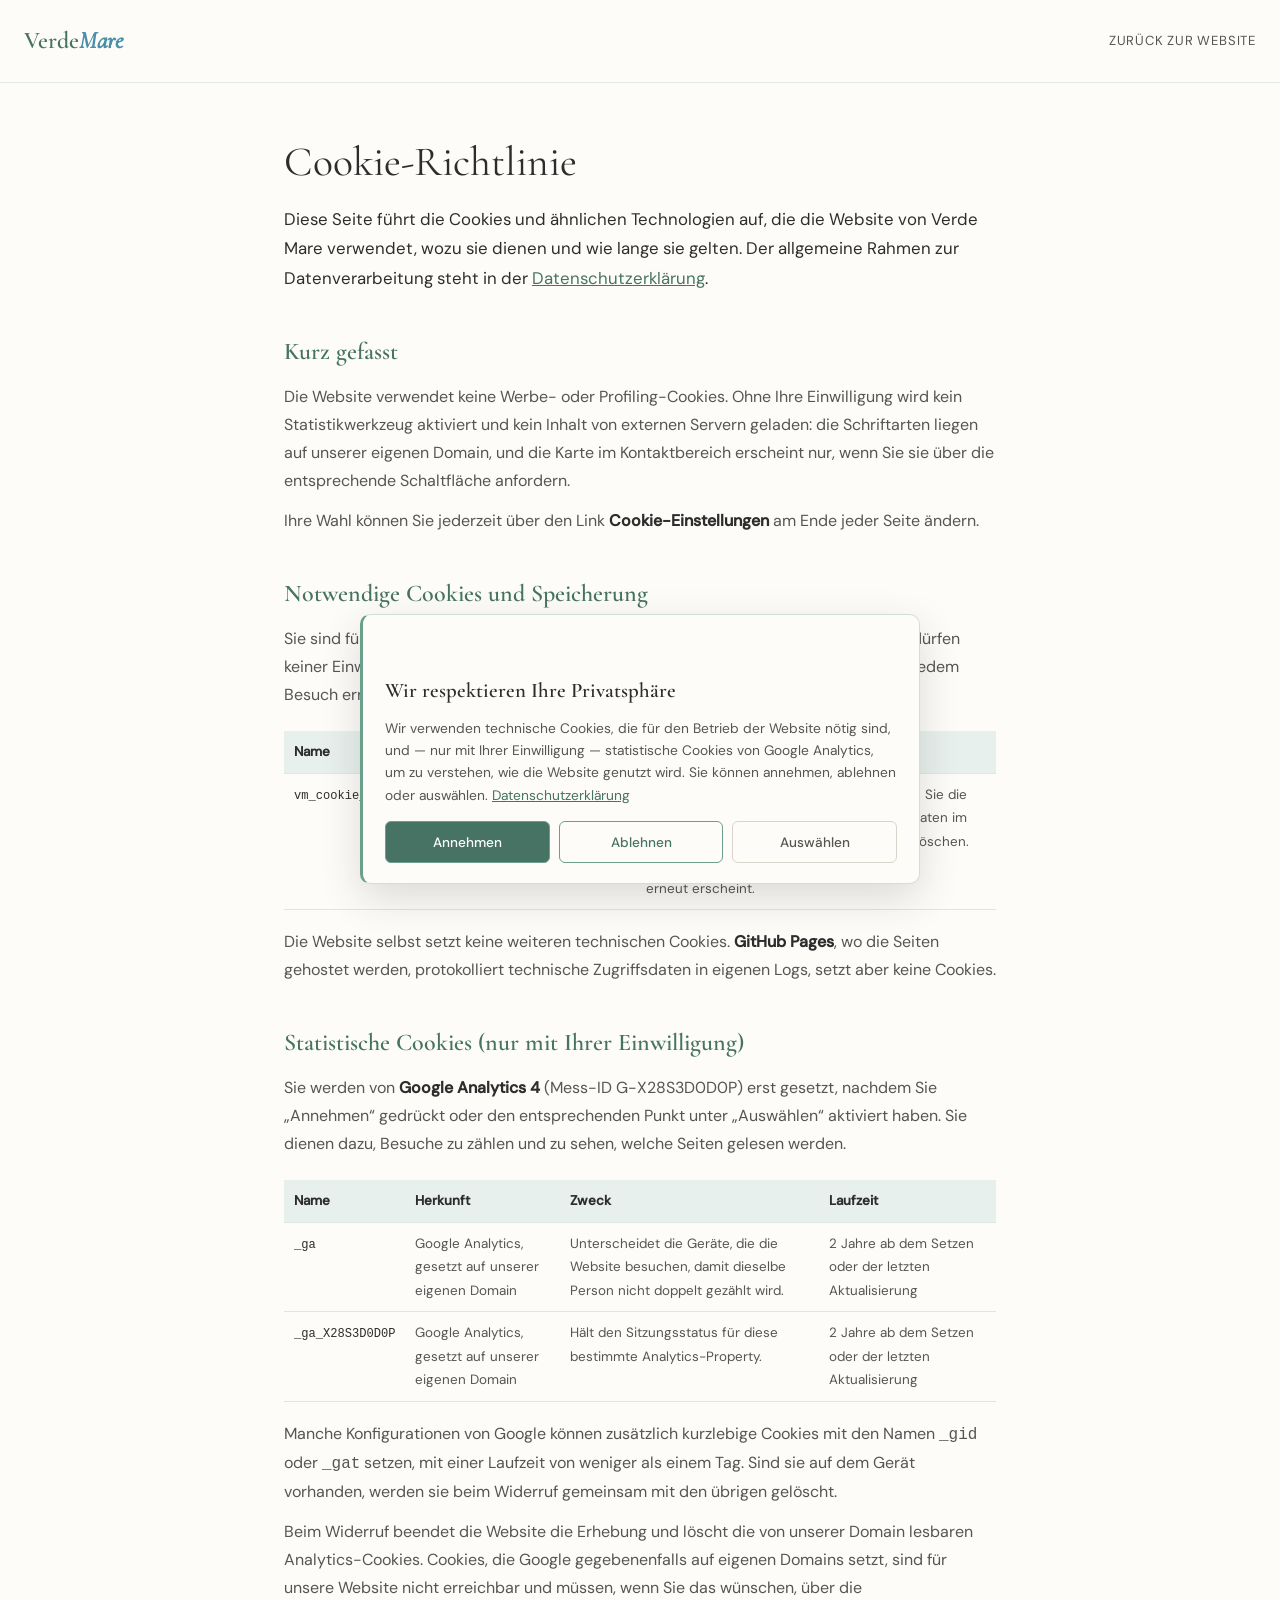
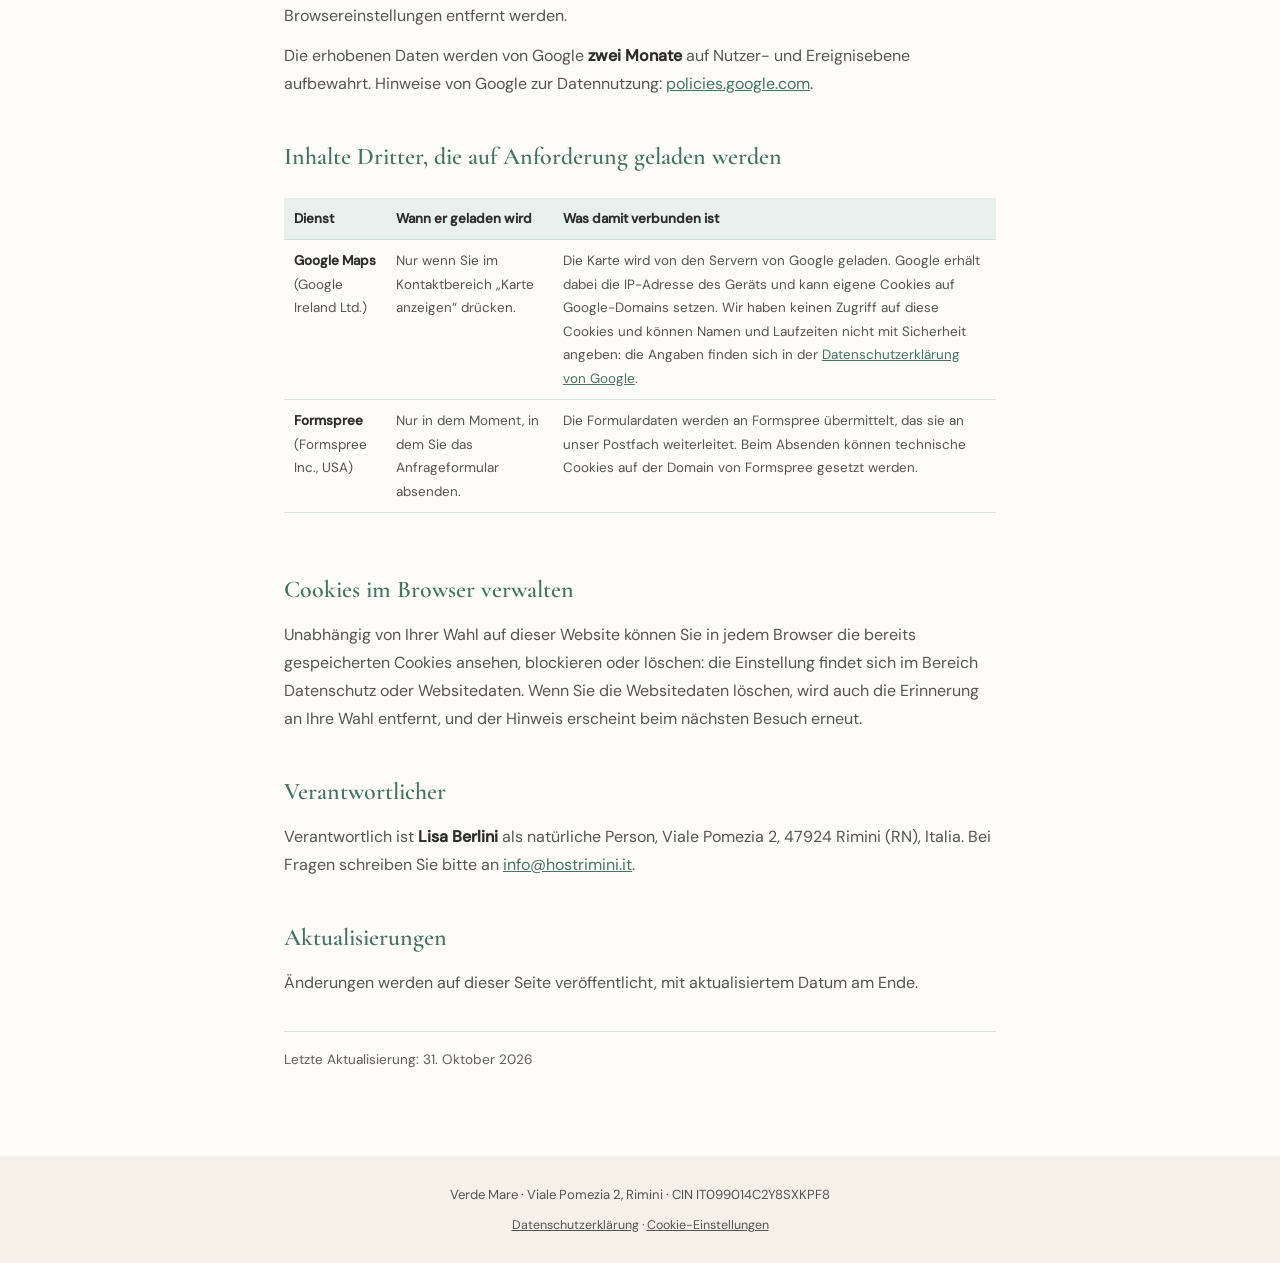
<file: de/cookie/index.html>
<!DOCTYPE html>
<html lang="de">
<head>
<meta charset="UTF-8">
<meta name="viewport" content="width=device-width, initial-scale=1.0">
<title>Cookie-Richtlinie · Verde Mare Rimini</title>
<meta name="robots" content="index, follow">
<link rel="canonical" href="https://www.verdemarerimini.it/de/cookie/">
<link rel="alternate" hreflang="it" href="https://www.verdemarerimini.it/cookie/">
<link rel="alternate" hreflang="en" href="https://www.verdemarerimini.it/en/cookie/">
<link rel="alternate" hreflang="de" href="https://www.verdemarerimini.it/de/cookie/">
<link rel="alternate" hreflang="x-default" href="https://www.verdemarerimini.it/cookie/">
<link href="/fonts/fonts.css" rel="stylesheet">
<style>
  :root { --verde:#6b9e8c; --verde-dark:#467363; --verde-hover:#3a6153; --verde-pale:#e8f0ed; --sand:#f5f0e8; --warm-white:#fdfcf9; --charcoal:#2d2d2d; --text-mid:#555; --sea:#4a8fa8; }
  * { margin:0; padding:0; box-sizing:border-box; }
  body { font-family:'DM Sans',sans-serif; background:var(--warm-white); color:var(--charcoal); line-height:1.75; font-size:16px; }
  header { border-bottom:1px solid rgba(107,158,140,0.2); padding:20px 24px; display:flex; align-items:center; justify-content:space-between; gap:16px; flex-wrap:wrap; }
  .logo { font-family:'Cormorant Garamond',serif; font-size:1.5rem; font-weight:600; color:var(--verde-dark); text-decoration:none; }
  .logo span { color:var(--sea); font-style:italic; }
  .back { font-size:.82rem; letter-spacing:.06em; text-transform:uppercase; color:var(--text-mid); text-decoration:none; }
  .back:hover { color:var(--verde-dark); }
  main { max-width:760px; margin:0 auto; padding:56px 24px 72px; }
  h1 { font-family:'Cormorant Garamond',serif; font-size:2.6rem; font-weight:400; margin-bottom:18px; line-height:1.15; }
  h2 { font-family:'Cormorant Garamond',serif; font-size:1.5rem; color:var(--verde-dark); font-weight:600; margin:38px 0 10px; }
  p { color:var(--text-mid); margin-bottom:12px; }
  .lead { font-size:1.05rem; color:var(--charcoal); margin-bottom:8px; }
  ul { margin:6px 0 14px 20px; color:var(--text-mid); }
  li { margin-bottom:8px; }
  a { color:var(--verde-dark); }
  strong { color:var(--charcoal); }
  .date { margin-top:34px; padding-top:16px; border-top:1px solid rgba(107,158,140,0.25); font-size:.85rem; color:#5f5f5f; }
  footer { background:var(--sand); padding:28px 24px; text-align:center; font-size:.82rem; color:var(--text-mid); }
  .foot-links { display:block; margin-top:8px; font-size:.78rem; }
  .foot-links a { color:inherit; }
  table.ck-tab { width:100%; border-collapse:collapse; margin:10px 0 18px; font-size:.84rem; }
  table.ck-tab th, table.ck-tab td { text-align:left; vertical-align:top; padding:9px 10px; border-bottom:1px solid rgba(107,158,140,.22); }
  table.ck-tab th { font-weight:600; color:var(--charcoal); background:var(--verde-pale); }
  table.ck-tab td { color:var(--text-mid); }
  table.ck-tab code { font-family:ui-monospace,SFMono-Regular,Menlo,monospace; font-size:.9em; color:var(--charcoal); }
  .tab-wrap { overflow-x:auto; }
  @media(max-width:700px) { h1 { font-size:2rem; } main { padding:40px 20px 56px; } }
  /* --- consenso cookie --- */
  #ck-banner, #ck-prefs { display:none; font-family:'DM Sans',sans-serif; }
  #ck-banner.on { display:block; }
  #ck-prefs.on { display:flex; }
  #ck-banner {
    position:fixed; left:16px; right:16px; bottom:16px; z-index:900;
    background:var(--warm-white); border:1px solid rgba(107,158,140,.3);
    border-left:3px solid var(--verde); border-radius:10px;
    box-shadow:0 14px 40px rgba(45,45,45,.16);
    padding:20px 22px; max-width:560px; margin:0 auto;
  }
  #ck-banner h2 { font-family:'Cormorant Garamond',serif; font-size:1.3rem; font-weight:600; color:var(--charcoal); margin-bottom:7px; }
  #ck-banner p { font-size:.86rem; line-height:1.62; color:var(--text-mid); margin-bottom:15px; }
  #ck-banner p a, #ck-prefs p a { color:var(--verde-dark); }
  .ck-actions { display:flex; flex-wrap:wrap; gap:9px; }
  .ck-btn { flex:1 1 150px; min-height:42px; padding:11px 16px; border-radius:6px; font-family:'DM Sans',sans-serif;
    font-size:.85rem; font-weight:500; cursor:pointer; text-align:center; border:1.5px solid var(--verde); transition:all .2s; }
  .ck-accept { background:var(--verde-dark); color:#fff; }
  .ck-accept:hover { background:var(--verde-hover); border-color:var(--verde-hover); }
  .ck-reject { background:var(--warm-white); color:var(--verde-dark); }
  .ck-reject:hover { background:var(--verde-pale); }
  .ck-custom { background:var(--warm-white); color:var(--text-mid); border-color:#d9d5cc; }
  .ck-custom:hover { border-color:var(--text-mid); }
  #ck-prefs { position:fixed; inset:0; z-index:910; background:rgba(45,45,45,.45); align-items:center; justify-content:center; padding:20px; }
  .ck-panel { background:var(--warm-white); border-radius:12px; max-width:540px; width:100%; max-height:86vh; overflow:auto; padding:26px 26px 22px; box-shadow:0 20px 50px rgba(45,45,45,.2); }
  .ck-panel h2 { font-family:'Cormorant Garamond',serif; font-size:1.5rem; font-weight:600; margin-bottom:16px; }
  .ck-opt { border-top:1px solid rgba(107,158,140,.22); padding:15px 0; }
  .ck-opt-head { display:flex; align-items:center; justify-content:space-between; gap:12px; }
  .ck-opt-head strong { font-size:.92rem; font-weight:600; color:var(--charcoal); }
  .ck-opt p { font-size:.82rem; line-height:1.6; color:var(--text-mid); margin-top:6px; }
  .ck-fixed { font-size:.76rem; letter-spacing:.06em; text-transform:uppercase; color:var(--verde-dark); white-space:nowrap; }
  .ck-switch input { width:18px; height:18px; accent-color:var(--verde); cursor:pointer; }
  .ck-panel .ck-actions { margin-top:20px; }
  @media(max-width:600px){
    #ck-banner { left:10px; right:10px; bottom:10px; padding:18px 18px 16px; }
    .ck-btn { flex:1 1 100%; }
  }
</style>
</head>
<body>
<header>
  <a class="logo" href="/de/">Verde<span>Mare</span></a>
  <a class="back" href="/de/">Zurück zur Website</a>
</header>
<main>
<h1>Cookie-Richtlinie</h1>
<p class="lead">Diese Seite führt die Cookies und ähnlichen Technologien auf, die die Website von Verde Mare verwendet, wozu sie dienen und wie lange sie gelten. Der allgemeine Rahmen zur Datenverarbeitung steht in der <a href="/de/privacy/">Datenschutzerklärung</a>.</p>

<h2>Kurz gefasst</h2>
<p>Die Website verwendet keine Werbe- oder Profiling-Cookies. Ohne Ihre Einwilligung wird kein Statistikwerkzeug aktiviert und kein Inhalt von externen Servern geladen: die Schriftarten liegen auf unserer eigenen Domain, und die Karte im Kontaktbereich erscheint nur, wenn Sie sie über die entsprechende Schaltfläche anfordern.</p>
<p>Ihre Wahl können Sie jederzeit über den Link <strong>Cookie-Einstellungen</strong> am Ende jeder Seite ändern.</p>

<h2>Notwendige Cookies und Speicherung</h2>
<p>Sie sind für den Betrieb der Website und zum Speichern Ihrer Wahl erforderlich. Sie bedürfen keiner Einwilligung und lassen sich im Hinweis nicht abschalten, da die Wahl sonst bei jedem Besuch erneut getroffen werden müsste.</p>
<div class="tab-wrap">
<table class="ck-tab">
<tr><th>Name</th><th>Art</th><th>Zweck</th><th>Laufzeit</th></tr>
<tr>
  <td><code>vm_cookie_consent_v1</code></td>
  <td>Lokaler Speicher des Browsers (<em>localStorage</em>), kein Cookie: wird an keinen Server übertragen.</td>
  <td>Speichert, ob Sie die statistischen Cookies angenommen oder abgelehnt haben, damit der Hinweis nicht erneut erscheint.</td>
  <td>Bleibt, bis Sie die Websitedaten im Browser löschen.</td>
</tr>
</table>
</div>
<p>Die Website selbst setzt keine weiteren technischen Cookies. <strong>GitHub Pages</strong>, wo die Seiten gehostet werden, protokolliert technische Zugriffsdaten in eigenen Logs, setzt aber keine Cookies.</p>

<h2>Statistische Cookies (nur mit Ihrer Einwilligung)</h2>
<p>Sie werden von <strong>Google Analytics 4</strong> (Mess-ID G-X28S3D0D0P) erst gesetzt, nachdem Sie &bdquo;Annehmen&ldquo; gedrückt oder den entsprechenden Punkt unter &bdquo;Auswählen&ldquo; aktiviert haben. Sie dienen dazu, Besuche zu zählen und zu sehen, welche Seiten gelesen werden.</p>
<div class="tab-wrap">
<table class="ck-tab">
<tr><th>Name</th><th>Herkunft</th><th>Zweck</th><th>Laufzeit</th></tr>
<tr>
  <td><code>_ga</code></td>
  <td>Google Analytics, gesetzt auf unserer eigenen Domain</td>
  <td>Unterscheidet die Geräte, die die Website besuchen, damit dieselbe Person nicht doppelt gezählt wird.</td>
  <td>2 Jahre ab dem Setzen oder der letzten Aktualisierung</td>
</tr>
<tr>
  <td><code>_ga_X28S3D0D0P</code></td>
  <td>Google Analytics, gesetzt auf unserer eigenen Domain</td>
  <td>Hält den Sitzungsstatus für diese bestimmte Analytics-Property.</td>
  <td>2 Jahre ab dem Setzen oder der letzten Aktualisierung</td>
</tr>
</table>
</div>
<p>Manche Konfigurationen von Google können zusätzlich kurzlebige Cookies mit den Namen <code>_gid</code> oder <code>_gat</code> setzen, mit einer Laufzeit von weniger als einem Tag. Sind sie auf dem Gerät vorhanden, werden sie beim Widerruf gemeinsam mit den übrigen gelöscht.</p>
<p>Beim Widerruf beendet die Website die Erhebung und löscht die von unserer Domain lesbaren Analytics-Cookies. Cookies, die Google gegebenenfalls auf eigenen Domains setzt, sind für unsere Website nicht erreichbar und müssen, wenn Sie das wünschen, über die Browsereinstellungen entfernt werden.</p>
<p>Die erhobenen Daten werden von Google <strong>zwei Monate</strong> auf Nutzer- und Ereignisebene aufbewahrt. Hinweise von Google zur Datennutzung: <a href="https://policies.google.com/technologies/partner-sites" target="_blank" rel="noopener">policies.google.com</a>.</p>

<h2>Inhalte Dritter, die auf Anforderung geladen werden</h2>
<div class="tab-wrap">
<table class="ck-tab">
<tr><th>Dienst</th><th>Wann er geladen wird</th><th>Was damit verbunden ist</th></tr>
<tr>
  <td><strong>Google Maps</strong><br>(Google Ireland Ltd.)</td>
  <td>Nur wenn Sie im Kontaktbereich &bdquo;Karte anzeigen&ldquo; drücken.</td>
  <td>Die Karte wird von den Servern von Google geladen. Google erhält dabei die IP-Adresse des Geräts und kann eigene Cookies auf Google-Domains setzen. Wir haben keinen Zugriff auf diese Cookies und können Namen und Laufzeiten nicht mit Sicherheit angeben: die Angaben finden sich in der <a href="https://policies.google.com/privacy" target="_blank" rel="noopener">Datenschutzerklärung von Google</a>.</td>
</tr>
<tr>
  <td><strong>Formspree</strong><br>(Formspree Inc., USA)</td>
  <td>Nur in dem Moment, in dem Sie das Anfrageformular absenden.</td>
  <td>Die Formulardaten werden an Formspree übermittelt, das sie an unser Postfach weiterleitet. Beim Absenden können technische Cookies auf der Domain von Formspree gesetzt werden.</td>
</tr>
</table>
</div>

<h2>Cookies im Browser verwalten</h2>
<p>Unabhängig von Ihrer Wahl auf dieser Website können Sie in jedem Browser die bereits gespeicherten Cookies ansehen, blockieren oder löschen: die Einstellung findet sich im Bereich Datenschutz oder Websitedaten. Wenn Sie die Websitedaten löschen, wird auch die Erinnerung an Ihre Wahl entfernt, und der Hinweis erscheint beim nächsten Besuch erneut.</p>

<h2>Verantwortlicher</h2>
<p>Verantwortlich ist <strong>Lisa Berlini</strong> als natürliche Person, Viale Pomezia 2, 47924 Rimini (RN), Italia. Bei Fragen schreiben Sie bitte an <a href="mailto:info@hostrimini.it">info@hostrimini.it</a>.</p>

<h2>Aktualisierungen</h2>
<p>Änderungen werden auf dieser Seite veröffentlicht, mit aktualisiertem Datum am Ende.</p>
<p class="date">Letzte Aktualisierung: 31. Oktober 2026</p>
</main>
<footer>Verde Mare · Viale Pomezia 2, Rimini · CIN IT099014C2Y8SXKPF8
<span class="foot-links"><a href="/de/privacy/">Datenschutzerklärung</a> · <a href="#" id="ck-link">Cookie-Einstellungen</a></span></footer>
<!-- CONSENSO COOKIE -->
<div id="ck-banner" role="dialog" aria-live="polite" aria-label="Wir respektieren Ihre Privatsphäre">
  <h2>Wir respektieren Ihre Privatsphäre</h2>
  <p>Wir verwenden technische Cookies, die für den Betrieb der Website nötig sind, und — nur mit Ihrer Einwilligung — statistische Cookies von Google Analytics, um zu verstehen, wie die Website genutzt wird. Sie können annehmen, ablehnen oder auswählen. <a href="/de/privacy/">Datenschutzerklärung</a></p>
  <div class="ck-actions">
    <button type="button" class="ck-btn ck-accept" id="ck-yes">Annehmen</button>
    <button type="button" class="ck-btn ck-reject" id="ck-no">Ablehnen</button>
    <button type="button" class="ck-btn ck-custom" id="ck-more">Auswählen</button>
  </div>
</div>
<div id="ck-prefs" role="dialog" aria-modal="true" aria-label="Cookie-Einstellungen">
  <div class="ck-panel">
    <h2>Cookie-Einstellungen</h2>
    <div class="ck-opt">
      <div class="ck-opt-head"><strong>Notwendige technische Cookies</strong><span class="ck-fixed">Immer aktiv</span></div>
      <p>Sie sorgen für den Betrieb der Website und merken sich diese Auswahl. Sie können nicht deaktiviert werden.</p>
    </div>
    <div class="ck-opt">
      <div class="ck-opt-head"><strong id="ck-stats-lab">Statistische Cookies</strong>
        <label class="ck-switch"><input type="checkbox" id="ck-stats" aria-labelledby="ck-stats-lab"></label>
      </div>
      <p>Google Analytics. Sie zeigen uns, wie viele Menschen die Website besuchen und welche Seiten sie lesen. Sie sind freiwillig.</p>
    </div>
    <div class="ck-actions">
      <button type="button" class="ck-btn ck-accept" id="ck-save">Einstellungen speichern</button>
      <button type="button" class="ck-btn ck-custom" id="ck-cancel">Schließen</button>
    </div>
  </div>
</div>
<script>
(function(){
  var GA='G-X28S3D0D0P', KEY='vm_cookie_consent_v1', loaded=false;
  function get(){ try{ return JSON.parse(localStorage.getItem(KEY)); }catch(e){ return null; } }
  function set(v){ try{ localStorage.setItem(KEY, JSON.stringify({stats:!!v, ts:Date.now()})); }catch(e){} }
  function loadGA(){
    /* lo sblocco va fatto sempre: dopo una revoca il flag e' rimasto a true
       e una nuova accettazione nella stessa visita deve riattivare la raccolta */
    window['ga-disable-'+GA] = false;
    if (loaded || window.__vmGA) return;   /* gtag.js si carica una volta sola */
    loaded = true; window.__vmGA = true;
    window.dataLayer = window.dataLayer || [];
    window.gtag = window.gtag || function(){ window.dataLayer.push(arguments); };
    gtag('js', new Date());
    var s = document.createElement('script');
    s.async = true; s.src = 'https://www.googletagmanager.com/gtag/js?id=' + GA;
    document.head.appendChild(s);
    gtag('config', GA);
  }
  function ckDomains(){
    /* i cookie di Analytics sono impostati sul dominio registrabile
       (verdemarerimini.it), non su www: vanno tentati entrambi, con e senza
       punto iniziale, piu' la variante senza attributo domain */
    var p = location.hostname.split('.'), out = ['', p.join('.'), '.' + p.join('.')];
    while (p.length > 2) { p.shift(); var d = p.join('.'); out.push(d, '.' + d); }
    return out;
  }
  function dropGA(){
    window['ga-disable-'+GA] = true;
    var doms = ckDomains();
    document.cookie.split(';').forEach(function(c){
      var n = c.split('=')[0].trim();
      if (n.indexOf('_ga') === 0 || n.indexOf('_gid') === 0 || n.indexOf('_gat') === 0) {
        doms.forEach(function(d){
          document.cookie = n + '=; path=/; expires=Thu, 01 Jan 1970 00:00:00 GMT'
                              + (d ? '; domain=' + d : '');
        });
      }
    });
  }
  var banner = document.getElementById('ck-banner'),
      prefs  = document.getElementById('ck-prefs'),
      stats  = document.getElementById('ck-stats');
  function showBanner(){ banner.classList.add('on'); }
  function hideBanner(){ banner.classList.remove('on'); }
  function openPrefs(){
    var c = get(); stats.checked = !!(c && c.stats);
    hideBanner(); prefs.classList.add('on');
  }
  function closePrefs(){ prefs.classList.remove('on'); if (!get()) showBanner(); }
  function apply(v){ set(v); if (v) loadGA(); else dropGA(); }
  document.getElementById('ck-yes').addEventListener('click', function(){ apply(true); hideBanner(); });
  document.getElementById('ck-no').addEventListener('click', function(){ apply(false); hideBanner(); });
  document.getElementById('ck-more').addEventListener('click', openPrefs);
  document.getElementById('ck-save').addEventListener('click', function(){ apply(stats.checked); prefs.classList.remove('on'); });
  document.getElementById('ck-cancel').addEventListener('click', closePrefs);
  prefs.addEventListener('click', function(e){ if (e.target === prefs) closePrefs(); });
  document.addEventListener('keydown', function(e){ if (e.key === 'Escape' && prefs.classList.contains('on')) closePrefs(); });
  var link = document.getElementById('ck-link');
  if (link) link.addEventListener('click', function(e){ e.preventDefault(); openPrefs(); });
  var saved = get();
  if (saved === null) showBanner(); else if (saved.stats) loadGA(); else window['ga-disable-'+GA] = true;
})();
</script>
</body>
</html>
</file>
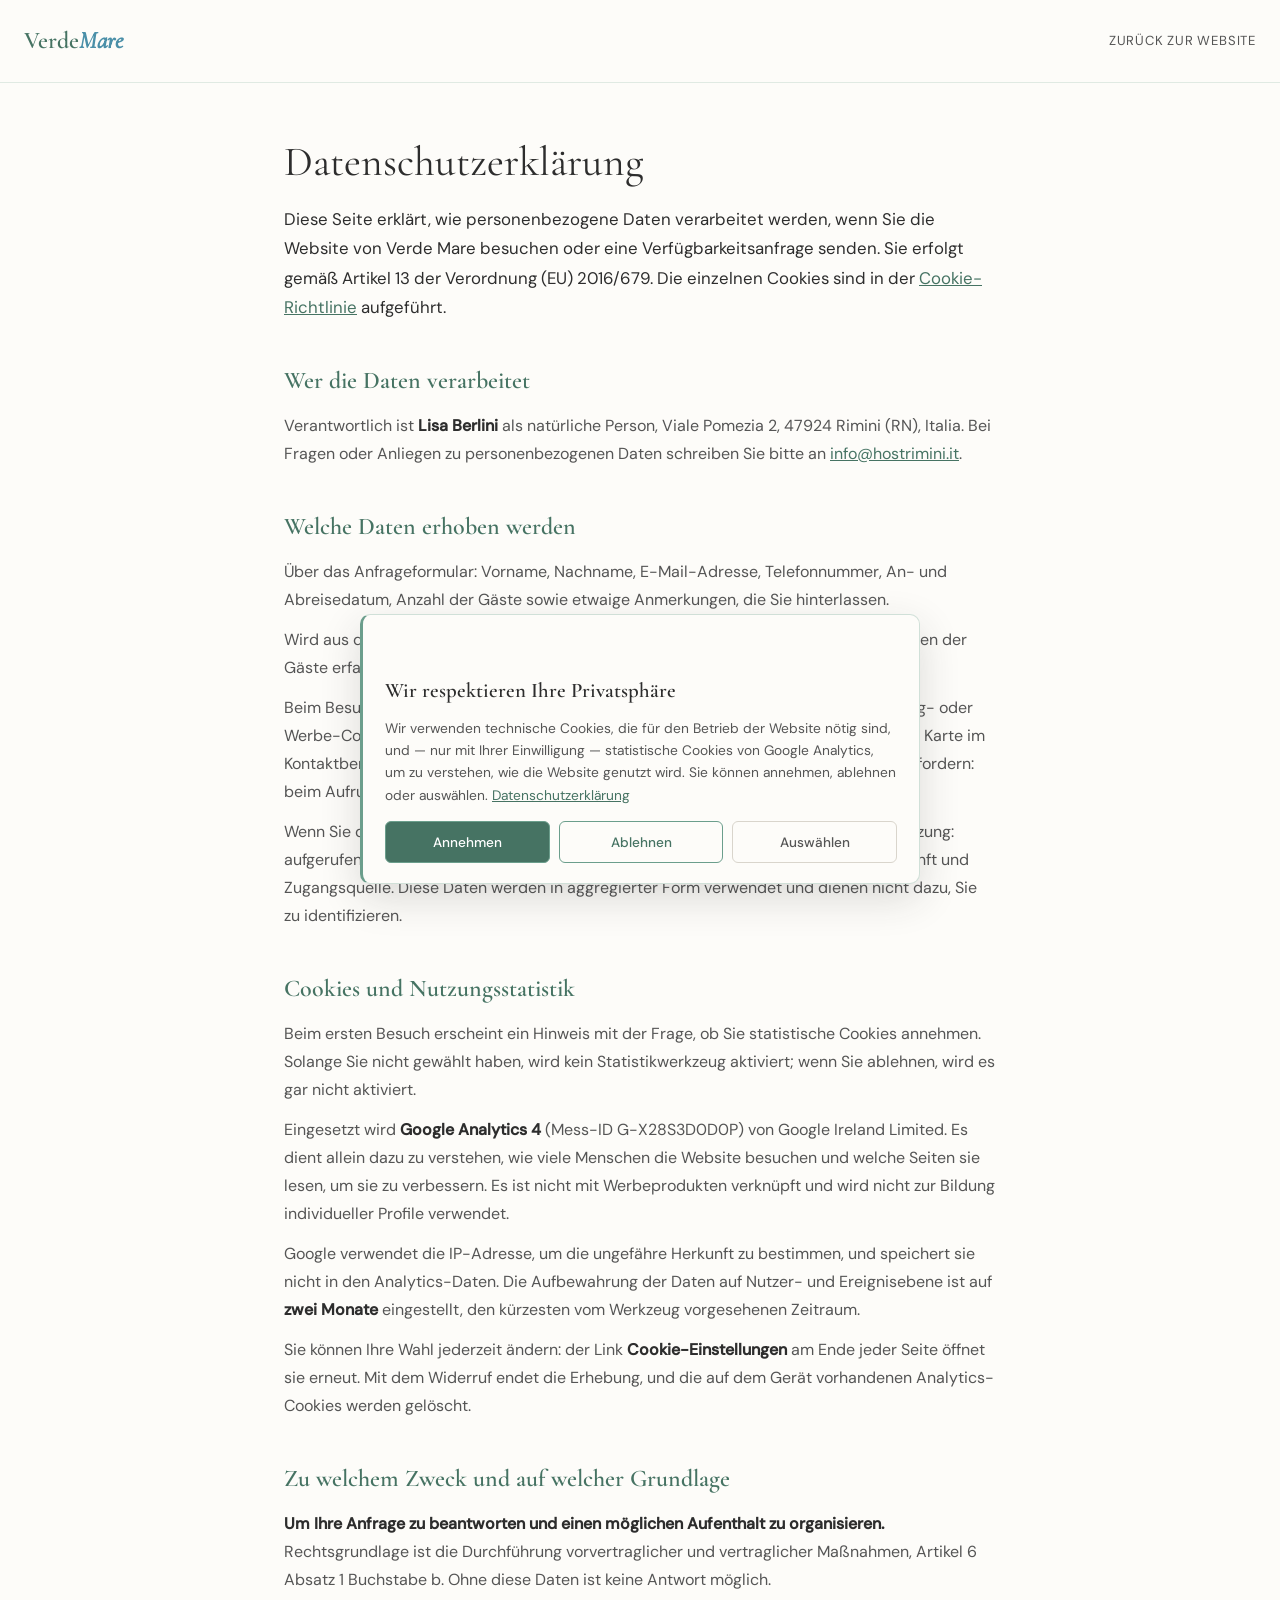
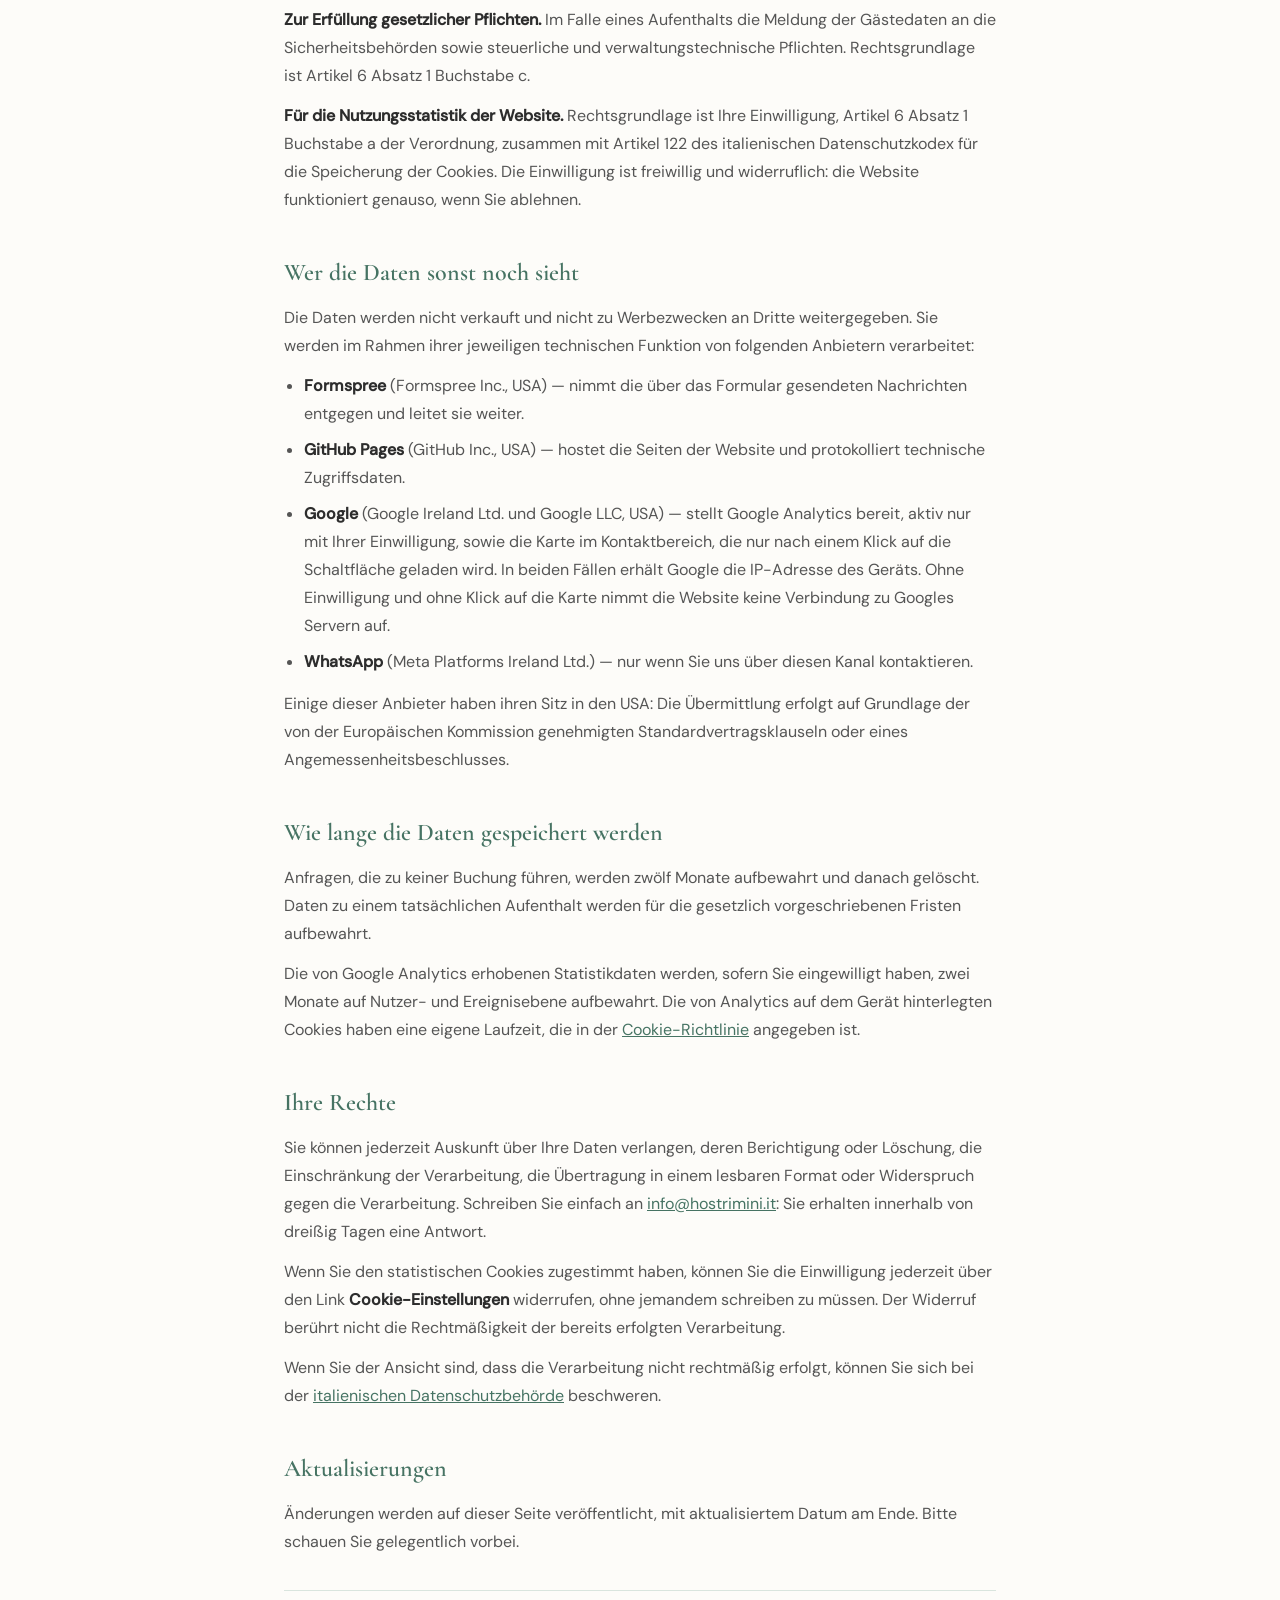
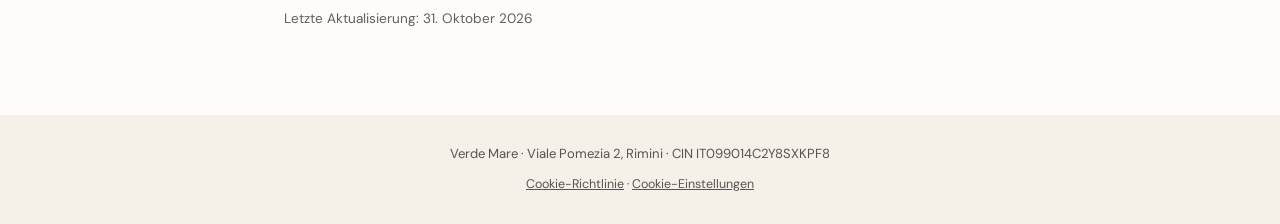
<file: de/privacy/index.html>
<!DOCTYPE html>
<html lang="de">
<head>
<meta charset="UTF-8">
<meta name="viewport" content="width=device-width, initial-scale=1.0">
<title>Datenschutzerklärung · Verde Mare Rimini</title>
<meta name="robots" content="index, follow">
<link rel="canonical" href="https://www.verdemarerimini.it/de/privacy/">
<link rel="alternate" hreflang="it" href="https://www.verdemarerimini.it/privacy/">
<link rel="alternate" hreflang="en" href="https://www.verdemarerimini.it/en/privacy/">
<link rel="alternate" hreflang="de" href="https://www.verdemarerimini.it/de/privacy/">
<link rel="alternate" hreflang="x-default" href="https://www.verdemarerimini.it/privacy/">
<link href="/fonts/fonts.css" rel="stylesheet">
<style>
  :root { --verde:#6b9e8c; --verde-dark:#467363; --verde-hover:#3a6153; --verde-pale:#e8f0ed; --sand:#f5f0e8; --warm-white:#fdfcf9; --charcoal:#2d2d2d; --text-mid:#555; --sea:#4a8fa8; }
  * { margin:0; padding:0; box-sizing:border-box; }
  body { font-family:'DM Sans',sans-serif; background:var(--warm-white); color:var(--charcoal); line-height:1.75; font-size:16px; }
  header { border-bottom:1px solid rgba(107,158,140,0.2); padding:20px 24px; display:flex; align-items:center; justify-content:space-between; gap:16px; flex-wrap:wrap; }
  .logo { font-family:'Cormorant Garamond',serif; font-size:1.5rem; font-weight:600; color:var(--verde-dark); text-decoration:none; }
  .logo span { color:var(--sea); font-style:italic; }
  .back { font-size:.82rem; letter-spacing:.06em; text-transform:uppercase; color:var(--text-mid); text-decoration:none; }
  .back:hover { color:var(--verde-dark); }
  main { max-width:760px; margin:0 auto; padding:56px 24px 72px; }
  h1 { font-family:'Cormorant Garamond',serif; font-size:2.6rem; font-weight:400; margin-bottom:18px; line-height:1.15; }
  h2 { font-family:'Cormorant Garamond',serif; font-size:1.5rem; color:var(--verde-dark); font-weight:600; margin:38px 0 10px; }
  p { color:var(--text-mid); margin-bottom:12px; }
  .lead { font-size:1.05rem; color:var(--charcoal); margin-bottom:8px; }
  ul { margin:6px 0 14px 20px; color:var(--text-mid); }
  li { margin-bottom:8px; }
  a { color:var(--verde-dark); }
  strong { color:var(--charcoal); }
  .date { margin-top:34px; padding-top:16px; border-top:1px solid rgba(107,158,140,0.25); font-size:.85rem; color:#5f5f5f; }
  footer { background:var(--sand); padding:28px 24px; text-align:center; font-size:.82rem; color:var(--text-mid); }
  .foot-links { display:block; margin-top:8px; font-size:.78rem; }
  .foot-links a { color:inherit; }
  table.ck-tab { width:100%; border-collapse:collapse; margin:10px 0 18px; font-size:.84rem; }
  table.ck-tab th, table.ck-tab td { text-align:left; vertical-align:top; padding:9px 10px; border-bottom:1px solid rgba(107,158,140,.22); }
  table.ck-tab th { font-weight:600; color:var(--charcoal); background:var(--verde-pale); }
  table.ck-tab td { color:var(--text-mid); }
  table.ck-tab code { font-family:ui-monospace,SFMono-Regular,Menlo,monospace; font-size:.9em; color:var(--charcoal); }
  .tab-wrap { overflow-x:auto; }
  @media(max-width:700px) { h1 { font-size:2rem; } main { padding:40px 20px 56px; } }
  /* --- consenso cookie --- */
  #ck-banner, #ck-prefs { display:none; font-family:'DM Sans',sans-serif; }
  #ck-banner.on { display:block; }
  #ck-prefs.on { display:flex; }
  #ck-banner {
    position:fixed; left:16px; right:16px; bottom:16px; z-index:900;
    background:var(--warm-white); border:1px solid rgba(107,158,140,.3);
    border-left:3px solid var(--verde); border-radius:10px;
    box-shadow:0 14px 40px rgba(45,45,45,.16);
    padding:20px 22px; max-width:560px; margin:0 auto;
  }
  #ck-banner h2 { font-family:'Cormorant Garamond',serif; font-size:1.3rem; font-weight:600; color:var(--charcoal); margin-bottom:7px; }
  #ck-banner p { font-size:.86rem; line-height:1.62; color:var(--text-mid); margin-bottom:15px; }
  #ck-banner p a, #ck-prefs p a { color:var(--verde-dark); }
  .ck-actions { display:flex; flex-wrap:wrap; gap:9px; }
  .ck-btn { flex:1 1 150px; min-height:42px; padding:11px 16px; border-radius:6px; font-family:'DM Sans',sans-serif;
    font-size:.85rem; font-weight:500; cursor:pointer; text-align:center; border:1.5px solid var(--verde); transition:all .2s; }
  .ck-accept { background:var(--verde-dark); color:#fff; }
  .ck-accept:hover { background:var(--verde-hover); border-color:var(--verde-hover); }
  .ck-reject { background:var(--warm-white); color:var(--verde-dark); }
  .ck-reject:hover { background:var(--verde-pale); }
  .ck-custom { background:var(--warm-white); color:var(--text-mid); border-color:#d9d5cc; }
  .ck-custom:hover { border-color:var(--text-mid); }
  #ck-prefs { position:fixed; inset:0; z-index:910; background:rgba(45,45,45,.45); align-items:center; justify-content:center; padding:20px; }
  .ck-panel { background:var(--warm-white); border-radius:12px; max-width:540px; width:100%; max-height:86vh; overflow:auto; padding:26px 26px 22px; box-shadow:0 20px 50px rgba(45,45,45,.2); }
  .ck-panel h2 { font-family:'Cormorant Garamond',serif; font-size:1.5rem; font-weight:600; margin-bottom:16px; }
  .ck-opt { border-top:1px solid rgba(107,158,140,.22); padding:15px 0; }
  .ck-opt-head { display:flex; align-items:center; justify-content:space-between; gap:12px; }
  .ck-opt-head strong { font-size:.92rem; font-weight:600; color:var(--charcoal); }
  .ck-opt p { font-size:.82rem; line-height:1.6; color:var(--text-mid); margin-top:6px; }
  .ck-fixed { font-size:.76rem; letter-spacing:.06em; text-transform:uppercase; color:var(--verde-dark); white-space:nowrap; }
  .ck-switch input { width:18px; height:18px; accent-color:var(--verde); cursor:pointer; }
  .ck-panel .ck-actions { margin-top:20px; }
  @media(max-width:600px){
    #ck-banner { left:10px; right:10px; bottom:10px; padding:18px 18px 16px; }
    .ck-btn { flex:1 1 100%; }
  }
</style>
</head>
<body>
<header>
  <a class="logo" href="/de/">Verde<span>Mare</span></a>
  <a class="back" href="/de/">Zurück zur Website</a>
</header>
<main>
<h1>Datenschutzerklärung</h1>
<p class="lead">Diese Seite erklärt, wie personenbezogene Daten verarbeitet werden, wenn Sie die Website von Verde Mare besuchen oder eine Verfügbarkeitsanfrage senden. Sie erfolgt gemäß Artikel 13 der Verordnung (EU) 2016/679. Die einzelnen Cookies sind in der <a href="/de/cookie/">Cookie-Richtlinie</a> aufgeführt.</p>

<h2>Wer die Daten verarbeitet</h2>
<p>Verantwortlich ist <strong>Lisa Berlini</strong> als natürliche Person, Viale Pomezia 2, 47924 Rimini (RN), Italia. Bei Fragen oder Anliegen zu personenbezogenen Daten schreiben Sie bitte an <a href="mailto:info@hostrimini.it">info@hostrimini.it</a>.</p>

<h2>Welche Daten erhoben werden</h2>
<p>Über das Anfrageformular: Vorname, Nachname, E-Mail-Adresse, Telefonnummer, An- und Abreisedatum, Anzahl der Gäste sowie etwaige Anmerkungen, die Sie hinterlassen.</p>
<p>Wird aus der Anfrage ein Aufenthalt, werden bei der Ankunft zusätzlich die Ausweisdaten der Gäste erfasst, wie es das italienische Recht vorschreibt.</p>
<p>Beim Besuch der Website findet keine Profilbildung statt und es werden keine Marketing- oder Werbe-Cookies eingesetzt. Die Schriftarten liegen auf unserer eigenen Domain, und die Karte im Kontaktbereich wird nur geladen, wenn Sie sie über die entsprechende Schaltfläche anfordern: beim Aufruf der Website werden also keine Inhalte von externen Servern abgerufen.</p>
<p>Wenn Sie den statistischen Cookies zustimmen, erhebt Google Analytics Daten zur Nutzung: aufgerufene Seiten, Besuchsdauer, Geräte- und Browsertyp, Sprache, ungefähre Herkunft und Zugangsquelle. Diese Daten werden in aggregierter Form verwendet und dienen nicht dazu, Sie zu identifizieren.</p>

<h2>Cookies und Nutzungsstatistik</h2>
<p>Beim ersten Besuch erscheint ein Hinweis mit der Frage, ob Sie statistische Cookies annehmen. Solange Sie nicht gewählt haben, wird kein Statistikwerkzeug aktiviert; wenn Sie ablehnen, wird es gar nicht aktiviert.</p>
<p>Eingesetzt wird <strong>Google Analytics 4</strong> (Mess-ID G-X28S3D0D0P) von Google Ireland Limited. Es dient allein dazu zu verstehen, wie viele Menschen die Website besuchen und welche Seiten sie lesen, um sie zu verbessern. Es ist nicht mit Werbeprodukten verknüpft und wird nicht zur Bildung individueller Profile verwendet.</p>
<p>Google verwendet die IP-Adresse, um die ungefähre Herkunft zu bestimmen, und speichert sie nicht in den Analytics-Daten. Die Aufbewahrung der Daten auf Nutzer- und Ereignisebene ist auf <strong>zwei Monate</strong> eingestellt, den kürzesten vom Werkzeug vorgesehenen Zeitraum.</p>
<p>Sie können Ihre Wahl jederzeit ändern: der Link <strong>Cookie-Einstellungen</strong> am Ende jeder Seite öffnet sie erneut. Mit dem Widerruf endet die Erhebung, und die auf dem Gerät vorhandenen Analytics-Cookies werden gelöscht.</p>

<h2>Zu welchem Zweck und auf welcher Grundlage</h2>
<p><strong>Um Ihre Anfrage zu beantworten und einen möglichen Aufenthalt zu organisieren.</strong> Rechtsgrundlage ist die Durchführung vorvertraglicher und vertraglicher Maßnahmen, Artikel 6 Absatz 1 Buchstabe b. Ohne diese Daten ist keine Antwort möglich.</p>
<p><strong>Zur Erfüllung gesetzlicher Pflichten.</strong> Im Falle eines Aufenthalts die Meldung der Gästedaten an die Sicherheitsbehörden sowie steuerliche und verwaltungstechnische Pflichten. Rechtsgrundlage ist Artikel 6 Absatz 1 Buchstabe c.</p>
<p><strong>Für die Nutzungsstatistik der Website.</strong> Rechtsgrundlage ist Ihre Einwilligung, Artikel 6 Absatz 1 Buchstabe a der Verordnung, zusammen mit Artikel 122 des italienischen Datenschutzkodex für die Speicherung der Cookies. Die Einwilligung ist freiwillig und widerruflich: die Website funktioniert genauso, wenn Sie ablehnen.</p>

<h2>Wer die Daten sonst noch sieht</h2>
<p>Die Daten werden nicht verkauft und nicht zu Werbezwecken an Dritte weitergegeben. Sie werden im Rahmen ihrer jeweiligen technischen Funktion von folgenden Anbietern verarbeitet:</p>
<ul>
  <li><strong>Formspree</strong> (Formspree Inc., USA) — nimmt die über das Formular gesendeten Nachrichten entgegen und leitet sie weiter.</li>
  <li><strong>GitHub Pages</strong> (GitHub Inc., USA) — hostet die Seiten der Website und protokolliert technische Zugriffsdaten.</li>
  <li><strong>Google</strong> (Google Ireland Ltd. und Google LLC, USA) — stellt Google Analytics bereit, aktiv nur mit Ihrer Einwilligung, sowie die Karte im Kontaktbereich, die nur nach einem Klick auf die Schaltfläche geladen wird. In beiden Fällen erhält Google die IP-Adresse des Geräts. Ohne Einwilligung und ohne Klick auf die Karte nimmt die Website keine Verbindung zu Googles Servern auf.</li>
  <li><strong>WhatsApp</strong> (Meta Platforms Ireland Ltd.) — nur wenn Sie uns über diesen Kanal kontaktieren.</li>
</ul>
<p>Einige dieser Anbieter haben ihren Sitz in den USA: Die Übermittlung erfolgt auf Grundlage der von der Europäischen Kommission genehmigten Standardvertragsklauseln oder eines Angemessenheitsbeschlusses.</p>

<h2>Wie lange die Daten gespeichert werden</h2>
<p>Anfragen, die zu keiner Buchung führen, werden zwölf Monate aufbewahrt und danach gelöscht. Daten zu einem tatsächlichen Aufenthalt werden für die gesetzlich vorgeschriebenen Fristen aufbewahrt.</p>
<p>Die von Google Analytics erhobenen Statistikdaten werden, sofern Sie eingewilligt haben, zwei Monate auf Nutzer- und Ereignisebene aufbewahrt. Die von Analytics auf dem Gerät hinterlegten Cookies haben eine eigene Laufzeit, die in der <a href="/de/cookie/">Cookie-Richtlinie</a> angegeben ist.</p>

<h2>Ihre Rechte</h2>
<p>Sie können jederzeit Auskunft über Ihre Daten verlangen, deren Berichtigung oder Löschung, die Einschränkung der Verarbeitung, die Übertragung in einem lesbaren Format oder Widerspruch gegen die Verarbeitung. Schreiben Sie einfach an <a href="mailto:info@hostrimini.it">info@hostrimini.it</a>: Sie erhalten innerhalb von dreißig Tagen eine Antwort.</p>
<p>Wenn Sie den statistischen Cookies zugestimmt haben, können Sie die Einwilligung jederzeit über den Link <strong>Cookie-Einstellungen</strong> widerrufen, ohne jemandem schreiben zu müssen. Der Widerruf berührt nicht die Rechtmäßigkeit der bereits erfolgten Verarbeitung.</p>
<p>Wenn Sie der Ansicht sind, dass die Verarbeitung nicht rechtmäßig erfolgt, können Sie sich bei der <a href="https://www.garanteprivacy.it" target="_blank" rel="noopener">italienischen Datenschutzbehörde</a> beschweren.</p>

<h2>Aktualisierungen</h2>
<p>Änderungen werden auf dieser Seite veröffentlicht, mit aktualisiertem Datum am Ende. Bitte schauen Sie gelegentlich vorbei.</p>
<p class="date">Letzte Aktualisierung: 31. Oktober 2026</p>
</main>
<footer>Verde Mare · Viale Pomezia 2, Rimini · CIN IT099014C2Y8SXKPF8
<span class="foot-links"><a href="/de/cookie/">Cookie-Richtlinie</a> · <a href="#" id="ck-link">Cookie-Einstellungen</a></span></footer>
<!-- CONSENSO COOKIE -->
<div id="ck-banner" role="dialog" aria-live="polite" aria-label="Wir respektieren Ihre Privatsphäre">
  <h2>Wir respektieren Ihre Privatsphäre</h2>
  <p>Wir verwenden technische Cookies, die für den Betrieb der Website nötig sind, und — nur mit Ihrer Einwilligung — statistische Cookies von Google Analytics, um zu verstehen, wie die Website genutzt wird. Sie können annehmen, ablehnen oder auswählen. <a href="/de/privacy/">Datenschutzerklärung</a></p>
  <div class="ck-actions">
    <button type="button" class="ck-btn ck-accept" id="ck-yes">Annehmen</button>
    <button type="button" class="ck-btn ck-reject" id="ck-no">Ablehnen</button>
    <button type="button" class="ck-btn ck-custom" id="ck-more">Auswählen</button>
  </div>
</div>
<div id="ck-prefs" role="dialog" aria-modal="true" aria-label="Cookie-Einstellungen">
  <div class="ck-panel">
    <h2>Cookie-Einstellungen</h2>
    <div class="ck-opt">
      <div class="ck-opt-head"><strong>Notwendige technische Cookies</strong><span class="ck-fixed">Immer aktiv</span></div>
      <p>Sie sorgen für den Betrieb der Website und merken sich diese Auswahl. Sie können nicht deaktiviert werden.</p>
    </div>
    <div class="ck-opt">
      <div class="ck-opt-head"><strong id="ck-stats-lab">Statistische Cookies</strong>
        <label class="ck-switch"><input type="checkbox" id="ck-stats" aria-labelledby="ck-stats-lab"></label>
      </div>
      <p>Google Analytics. Sie zeigen uns, wie viele Menschen die Website besuchen und welche Seiten sie lesen. Sie sind freiwillig.</p>
    </div>
    <div class="ck-actions">
      <button type="button" class="ck-btn ck-accept" id="ck-save">Einstellungen speichern</button>
      <button type="button" class="ck-btn ck-custom" id="ck-cancel">Schließen</button>
    </div>
  </div>
</div>
<script>
(function(){
  var GA='G-X28S3D0D0P', KEY='vm_cookie_consent_v1', loaded=false;
  function get(){ try{ return JSON.parse(localStorage.getItem(KEY)); }catch(e){ return null; } }
  function set(v){ try{ localStorage.setItem(KEY, JSON.stringify({stats:!!v, ts:Date.now()})); }catch(e){} }
  function loadGA(){
    /* lo sblocco va fatto sempre: dopo una revoca il flag e' rimasto a true
       e una nuova accettazione nella stessa visita deve riattivare la raccolta */
    window['ga-disable-'+GA] = false;
    if (loaded || window.__vmGA) return;   /* gtag.js si carica una volta sola */
    loaded = true; window.__vmGA = true;
    window.dataLayer = window.dataLayer || [];
    window.gtag = window.gtag || function(){ window.dataLayer.push(arguments); };
    gtag('js', new Date());
    var s = document.createElement('script');
    s.async = true; s.src = 'https://www.googletagmanager.com/gtag/js?id=' + GA;
    document.head.appendChild(s);
    gtag('config', GA);
  }
  function ckDomains(){
    /* i cookie di Analytics sono impostati sul dominio registrabile
       (verdemarerimini.it), non su www: vanno tentati entrambi, con e senza
       punto iniziale, piu' la variante senza attributo domain */
    var p = location.hostname.split('.'), out = ['', p.join('.'), '.' + p.join('.')];
    while (p.length > 2) { p.shift(); var d = p.join('.'); out.push(d, '.' + d); }
    return out;
  }
  function dropGA(){
    window['ga-disable-'+GA] = true;
    var doms = ckDomains();
    document.cookie.split(';').forEach(function(c){
      var n = c.split('=')[0].trim();
      if (n.indexOf('_ga') === 0 || n.indexOf('_gid') === 0 || n.indexOf('_gat') === 0) {
        doms.forEach(function(d){
          document.cookie = n + '=; path=/; expires=Thu, 01 Jan 1970 00:00:00 GMT'
                              + (d ? '; domain=' + d : '');
        });
      }
    });
  }
  var banner = document.getElementById('ck-banner'),
      prefs  = document.getElementById('ck-prefs'),
      stats  = document.getElementById('ck-stats');
  function showBanner(){ banner.classList.add('on'); }
  function hideBanner(){ banner.classList.remove('on'); }
  function openPrefs(){
    var c = get(); stats.checked = !!(c && c.stats);
    hideBanner(); prefs.classList.add('on');
  }
  function closePrefs(){ prefs.classList.remove('on'); if (!get()) showBanner(); }
  function apply(v){ set(v); if (v) loadGA(); else dropGA(); }
  document.getElementById('ck-yes').addEventListener('click', function(){ apply(true); hideBanner(); });
  document.getElementById('ck-no').addEventListener('click', function(){ apply(false); hideBanner(); });
  document.getElementById('ck-more').addEventListener('click', openPrefs);
  document.getElementById('ck-save').addEventListener('click', function(){ apply(stats.checked); prefs.classList.remove('on'); });
  document.getElementById('ck-cancel').addEventListener('click', closePrefs);
  prefs.addEventListener('click', function(e){ if (e.target === prefs) closePrefs(); });
  document.addEventListener('keydown', function(e){ if (e.key === 'Escape' && prefs.classList.contains('on')) closePrefs(); });
  var link = document.getElementById('ck-link');
  if (link) link.addEventListener('click', function(e){ e.preventDefault(); openPrefs(); });
  var saved = get();
  if (saved === null) showBanner(); else if (saved.stats) loadGA(); else window['ga-disable-'+GA] = true;
})();
</script>
</body>
</html>
</file>
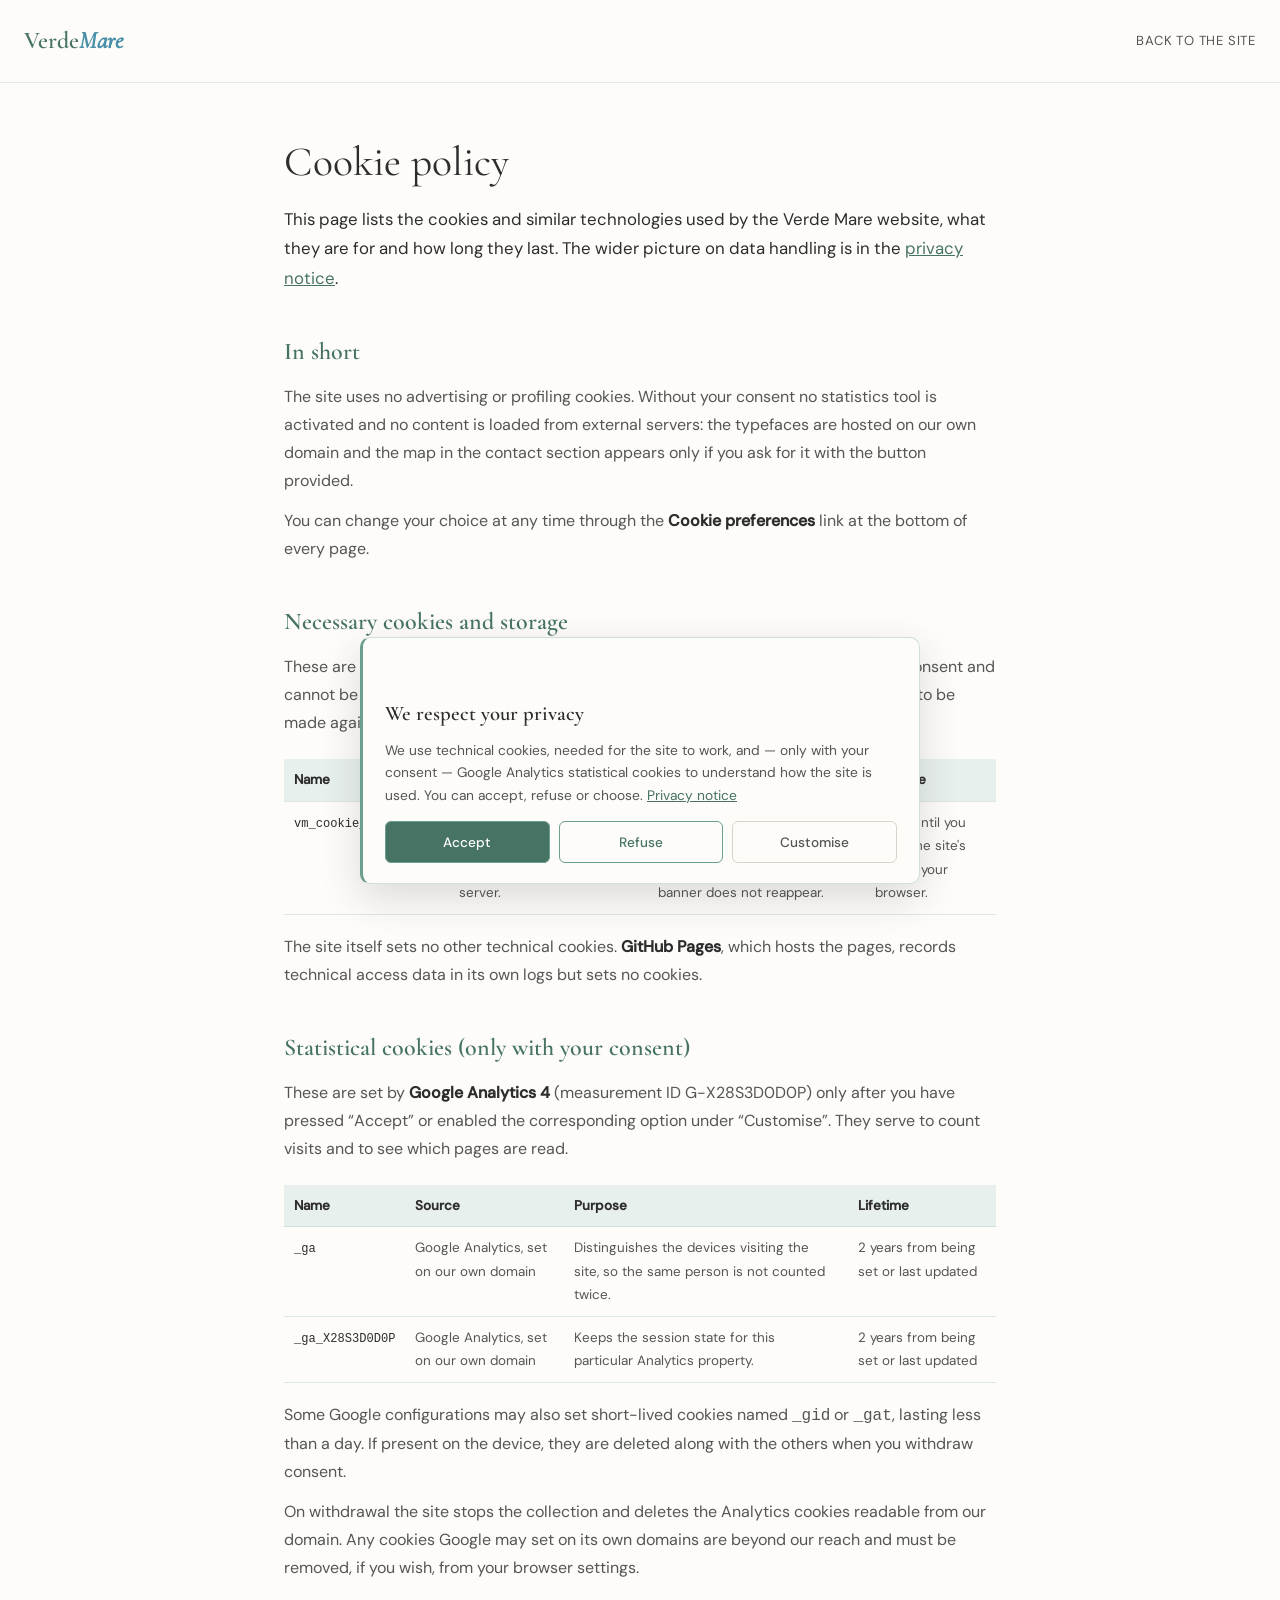
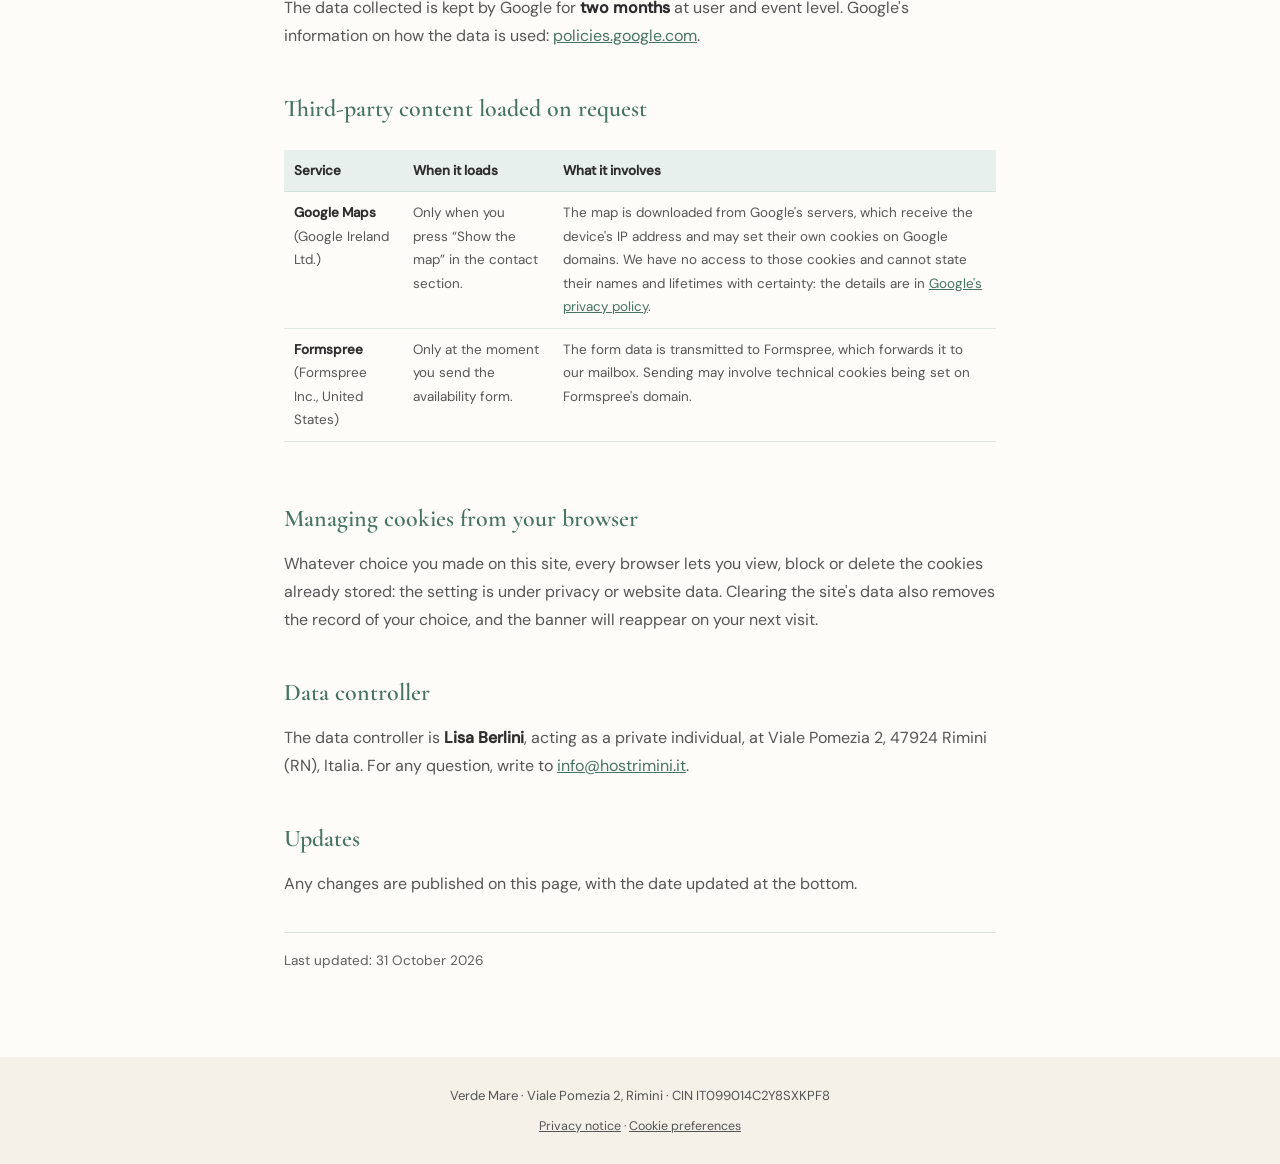
<file: en/cookie/index.html>
<!DOCTYPE html>
<html lang="en">
<head>
<meta charset="UTF-8">
<meta name="viewport" content="width=device-width, initial-scale=1.0">
<title>Cookie policy · Verde Mare Rimini</title>
<meta name="robots" content="index, follow">
<link rel="canonical" href="https://www.verdemarerimini.it/en/cookie/">
<link rel="alternate" hreflang="it" href="https://www.verdemarerimini.it/cookie/">
<link rel="alternate" hreflang="en" href="https://www.verdemarerimini.it/en/cookie/">
<link rel="alternate" hreflang="de" href="https://www.verdemarerimini.it/de/cookie/">
<link rel="alternate" hreflang="x-default" href="https://www.verdemarerimini.it/cookie/">
<link href="/fonts/fonts.css" rel="stylesheet">
<style>
  :root { --verde:#6b9e8c; --verde-dark:#467363; --verde-hover:#3a6153; --verde-pale:#e8f0ed; --sand:#f5f0e8; --warm-white:#fdfcf9; --charcoal:#2d2d2d; --text-mid:#555; --sea:#4a8fa8; }
  * { margin:0; padding:0; box-sizing:border-box; }
  body { font-family:'DM Sans',sans-serif; background:var(--warm-white); color:var(--charcoal); line-height:1.75; font-size:16px; }
  header { border-bottom:1px solid rgba(107,158,140,0.2); padding:20px 24px; display:flex; align-items:center; justify-content:space-between; gap:16px; flex-wrap:wrap; }
  .logo { font-family:'Cormorant Garamond',serif; font-size:1.5rem; font-weight:600; color:var(--verde-dark); text-decoration:none; }
  .logo span { color:var(--sea); font-style:italic; }
  .back { font-size:.82rem; letter-spacing:.06em; text-transform:uppercase; color:var(--text-mid); text-decoration:none; }
  .back:hover { color:var(--verde-dark); }
  main { max-width:760px; margin:0 auto; padding:56px 24px 72px; }
  h1 { font-family:'Cormorant Garamond',serif; font-size:2.6rem; font-weight:400; margin-bottom:18px; line-height:1.15; }
  h2 { font-family:'Cormorant Garamond',serif; font-size:1.5rem; color:var(--verde-dark); font-weight:600; margin:38px 0 10px; }
  p { color:var(--text-mid); margin-bottom:12px; }
  .lead { font-size:1.05rem; color:var(--charcoal); margin-bottom:8px; }
  ul { margin:6px 0 14px 20px; color:var(--text-mid); }
  li { margin-bottom:8px; }
  a { color:var(--verde-dark); }
  strong { color:var(--charcoal); }
  .date { margin-top:34px; padding-top:16px; border-top:1px solid rgba(107,158,140,0.25); font-size:.85rem; color:#5f5f5f; }
  footer { background:var(--sand); padding:28px 24px; text-align:center; font-size:.82rem; color:var(--text-mid); }
  .foot-links { display:block; margin-top:8px; font-size:.78rem; }
  .foot-links a { color:inherit; }
  table.ck-tab { width:100%; border-collapse:collapse; margin:10px 0 18px; font-size:.84rem; }
  table.ck-tab th, table.ck-tab td { text-align:left; vertical-align:top; padding:9px 10px; border-bottom:1px solid rgba(107,158,140,.22); }
  table.ck-tab th { font-weight:600; color:var(--charcoal); background:var(--verde-pale); }
  table.ck-tab td { color:var(--text-mid); }
  table.ck-tab code { font-family:ui-monospace,SFMono-Regular,Menlo,monospace; font-size:.9em; color:var(--charcoal); }
  .tab-wrap { overflow-x:auto; }
  @media(max-width:700px) { h1 { font-size:2rem; } main { padding:40px 20px 56px; } }
  /* --- consenso cookie --- */
  #ck-banner, #ck-prefs { display:none; font-family:'DM Sans',sans-serif; }
  #ck-banner.on { display:block; }
  #ck-prefs.on { display:flex; }
  #ck-banner {
    position:fixed; left:16px; right:16px; bottom:16px; z-index:900;
    background:var(--warm-white); border:1px solid rgba(107,158,140,.3);
    border-left:3px solid var(--verde); border-radius:10px;
    box-shadow:0 14px 40px rgba(45,45,45,.16);
    padding:20px 22px; max-width:560px; margin:0 auto;
  }
  #ck-banner h2 { font-family:'Cormorant Garamond',serif; font-size:1.3rem; font-weight:600; color:var(--charcoal); margin-bottom:7px; }
  #ck-banner p { font-size:.86rem; line-height:1.62; color:var(--text-mid); margin-bottom:15px; }
  #ck-banner p a, #ck-prefs p a { color:var(--verde-dark); }
  .ck-actions { display:flex; flex-wrap:wrap; gap:9px; }
  .ck-btn { flex:1 1 150px; min-height:42px; padding:11px 16px; border-radius:6px; font-family:'DM Sans',sans-serif;
    font-size:.85rem; font-weight:500; cursor:pointer; text-align:center; border:1.5px solid var(--verde); transition:all .2s; }
  .ck-accept { background:var(--verde-dark); color:#fff; }
  .ck-accept:hover { background:var(--verde-hover); border-color:var(--verde-hover); }
  .ck-reject { background:var(--warm-white); color:var(--verde-dark); }
  .ck-reject:hover { background:var(--verde-pale); }
  .ck-custom { background:var(--warm-white); color:var(--text-mid); border-color:#d9d5cc; }
  .ck-custom:hover { border-color:var(--text-mid); }
  #ck-prefs { position:fixed; inset:0; z-index:910; background:rgba(45,45,45,.45); align-items:center; justify-content:center; padding:20px; }
  .ck-panel { background:var(--warm-white); border-radius:12px; max-width:540px; width:100%; max-height:86vh; overflow:auto; padding:26px 26px 22px; box-shadow:0 20px 50px rgba(45,45,45,.2); }
  .ck-panel h2 { font-family:'Cormorant Garamond',serif; font-size:1.5rem; font-weight:600; margin-bottom:16px; }
  .ck-opt { border-top:1px solid rgba(107,158,140,.22); padding:15px 0; }
  .ck-opt-head { display:flex; align-items:center; justify-content:space-between; gap:12px; }
  .ck-opt-head strong { font-size:.92rem; font-weight:600; color:var(--charcoal); }
  .ck-opt p { font-size:.82rem; line-height:1.6; color:var(--text-mid); margin-top:6px; }
  .ck-fixed { font-size:.76rem; letter-spacing:.06em; text-transform:uppercase; color:var(--verde-dark); white-space:nowrap; }
  .ck-switch input { width:18px; height:18px; accent-color:var(--verde); cursor:pointer; }
  .ck-panel .ck-actions { margin-top:20px; }
  @media(max-width:600px){
    #ck-banner { left:10px; right:10px; bottom:10px; padding:18px 18px 16px; }
    .ck-btn { flex:1 1 100%; }
  }
</style>
</head>
<body>
<header>
  <a class="logo" href="/en/">Verde<span>Mare</span></a>
  <a class="back" href="/en/">Back to the site</a>
</header>
<main>
<h1>Cookie policy</h1>
<p class="lead">This page lists the cookies and similar technologies used by the Verde Mare website, what they are for and how long they last. The wider picture on data handling is in the <a href="/en/privacy/">privacy notice</a>.</p>

<h2>In short</h2>
<p>The site uses no advertising or profiling cookies. Without your consent no statistics tool is activated and no content is loaded from external servers: the typefaces are hosted on our own domain and the map in the contact section appears only if you ask for it with the button provided.</p>
<p>You can change your choice at any time through the <strong>Cookie preferences</strong> link at the bottom of every page.</p>

<h2>Necessary cookies and storage</h2>
<p>These are needed for the site to work and to remember your choice. They require no consent and cannot be switched off from the banner, because without them the choice would have to be made again on every visit.</p>
<div class="tab-wrap">
<table class="ck-tab">
<tr><th>Name</th><th>Type</th><th>Purpose</th><th>Lifetime</th></tr>
<tr>
  <td><code>vm_cookie_consent_v1</code></td>
  <td>Browser local storage (<em>localStorage</em>), not a cookie: it is never sent to any server.</td>
  <td>Remembers whether you accepted or declined statistical cookies, so the banner does not reappear.</td>
  <td>Stays until you clear the site's data in your browser.</td>
</tr>
</table>
</div>
<p>The site itself sets no other technical cookies. <strong>GitHub Pages</strong>, which hosts the pages, records technical access data in its own logs but sets no cookies.</p>

<h2>Statistical cookies (only with your consent)</h2>
<p>These are set by <strong>Google Analytics 4</strong> (measurement ID G-X28S3D0D0P) only after you have pressed &ldquo;Accept&rdquo; or enabled the corresponding option under &ldquo;Customise&rdquo;. They serve to count visits and to see which pages are read.</p>
<div class="tab-wrap">
<table class="ck-tab">
<tr><th>Name</th><th>Source</th><th>Purpose</th><th>Lifetime</th></tr>
<tr>
  <td><code>_ga</code></td>
  <td>Google Analytics, set on our own domain</td>
  <td>Distinguishes the devices visiting the site, so the same person is not counted twice.</td>
  <td>2 years from being set or last updated</td>
</tr>
<tr>
  <td><code>_ga_X28S3D0D0P</code></td>
  <td>Google Analytics, set on our own domain</td>
  <td>Keeps the session state for this particular Analytics property.</td>
  <td>2 years from being set or last updated</td>
</tr>
</table>
</div>
<p>Some Google configurations may also set short-lived cookies named <code>_gid</code> or <code>_gat</code>, lasting less than a day. If present on the device, they are deleted along with the others when you withdraw consent.</p>
<p>On withdrawal the site stops the collection and deletes the Analytics cookies readable from our domain. Any cookies Google may set on its own domains are beyond our reach and must be removed, if you wish, from your browser settings.</p>
<p>The data collected is kept by Google for <strong>two months</strong> at user and event level. Google's information on how the data is used: <a href="https://policies.google.com/technologies/partner-sites" target="_blank" rel="noopener">policies.google.com</a>.</p>

<h2>Third-party content loaded on request</h2>
<div class="tab-wrap">
<table class="ck-tab">
<tr><th>Service</th><th>When it loads</th><th>What it involves</th></tr>
<tr>
  <td><strong>Google Maps</strong><br>(Google Ireland Ltd.)</td>
  <td>Only when you press &ldquo;Show the map&rdquo; in the contact section.</td>
  <td>The map is downloaded from Google's servers, which receive the device's IP address and may set their own cookies on Google domains. We have no access to those cookies and cannot state their names and lifetimes with certainty: the details are in <a href="https://policies.google.com/privacy" target="_blank" rel="noopener">Google's privacy policy</a>.</td>
</tr>
<tr>
  <td><strong>Formspree</strong><br>(Formspree Inc., United States)</td>
  <td>Only at the moment you send the availability form.</td>
  <td>The form data is transmitted to Formspree, which forwards it to our mailbox. Sending may involve technical cookies being set on Formspree's domain.</td>
</tr>
</table>
</div>

<h2>Managing cookies from your browser</h2>
<p>Whatever choice you made on this site, every browser lets you view, block or delete the cookies already stored: the setting is under privacy or website data. Clearing the site's data also removes the record of your choice, and the banner will reappear on your next visit.</p>

<h2>Data controller</h2>
<p>The data controller is <strong>Lisa Berlini</strong>, acting as a private individual, at Viale Pomezia 2, 47924 Rimini (RN), Italia. For any question, write to <a href="mailto:info@hostrimini.it">info@hostrimini.it</a>.</p>

<h2>Updates</h2>
<p>Any changes are published on this page, with the date updated at the bottom.</p>
<p class="date">Last updated: 31 October 2026</p>
</main>
<footer>Verde Mare · Viale Pomezia 2, Rimini · CIN IT099014C2Y8SXKPF8
<span class="foot-links"><a href="/en/privacy/">Privacy notice</a> · <a href="#" id="ck-link">Cookie preferences</a></span></footer>
<!-- CONSENSO COOKIE -->
<div id="ck-banner" role="dialog" aria-live="polite" aria-label="We respect your privacy">
  <h2>We respect your privacy</h2>
  <p>We use technical cookies, needed for the site to work, and — only with your consent — Google Analytics statistical cookies to understand how the site is used. You can accept, refuse or choose. <a href="/en/privacy/">Privacy notice</a></p>
  <div class="ck-actions">
    <button type="button" class="ck-btn ck-accept" id="ck-yes">Accept</button>
    <button type="button" class="ck-btn ck-reject" id="ck-no">Refuse</button>
    <button type="button" class="ck-btn ck-custom" id="ck-more">Customise</button>
  </div>
</div>
<div id="ck-prefs" role="dialog" aria-modal="true" aria-label="Cookie preferences">
  <div class="ck-panel">
    <h2>Cookie preferences</h2>
    <div class="ck-opt">
      <div class="ck-opt-head"><strong>Necessary technical cookies</strong><span class="ck-fixed">Always on</span></div>
      <p>They make the site work and remember this choice. They cannot be switched off.</p>
    </div>
    <div class="ck-opt">
      <div class="ck-opt-head"><strong id="ck-stats-lab">Statistical cookies</strong>
        <label class="ck-switch"><input type="checkbox" id="ck-stats" aria-labelledby="ck-stats-lab"></label>
      </div>
      <p>Google Analytics. They tell us how many people visit the site and which pages they read. They are optional.</p>
    </div>
    <div class="ck-actions">
      <button type="button" class="ck-btn ck-accept" id="ck-save">Save preferences</button>
      <button type="button" class="ck-btn ck-custom" id="ck-cancel">Close</button>
    </div>
  </div>
</div>
<script>
(function(){
  var GA='G-X28S3D0D0P', KEY='vm_cookie_consent_v1', loaded=false;
  function get(){ try{ return JSON.parse(localStorage.getItem(KEY)); }catch(e){ return null; } }
  function set(v){ try{ localStorage.setItem(KEY, JSON.stringify({stats:!!v, ts:Date.now()})); }catch(e){} }
  function loadGA(){
    /* lo sblocco va fatto sempre: dopo una revoca il flag e' rimasto a true
       e una nuova accettazione nella stessa visita deve riattivare la raccolta */
    window['ga-disable-'+GA] = false;
    if (loaded || window.__vmGA) return;   /* gtag.js si carica una volta sola */
    loaded = true; window.__vmGA = true;
    window.dataLayer = window.dataLayer || [];
    window.gtag = window.gtag || function(){ window.dataLayer.push(arguments); };
    gtag('js', new Date());
    var s = document.createElement('script');
    s.async = true; s.src = 'https://www.googletagmanager.com/gtag/js?id=' + GA;
    document.head.appendChild(s);
    gtag('config', GA);
  }
  function ckDomains(){
    /* i cookie di Analytics sono impostati sul dominio registrabile
       (verdemarerimini.it), non su www: vanno tentati entrambi, con e senza
       punto iniziale, piu' la variante senza attributo domain */
    var p = location.hostname.split('.'), out = ['', p.join('.'), '.' + p.join('.')];
    while (p.length > 2) { p.shift(); var d = p.join('.'); out.push(d, '.' + d); }
    return out;
  }
  function dropGA(){
    window['ga-disable-'+GA] = true;
    var doms = ckDomains();
    document.cookie.split(';').forEach(function(c){
      var n = c.split('=')[0].trim();
      if (n.indexOf('_ga') === 0 || n.indexOf('_gid') === 0 || n.indexOf('_gat') === 0) {
        doms.forEach(function(d){
          document.cookie = n + '=; path=/; expires=Thu, 01 Jan 1970 00:00:00 GMT'
                              + (d ? '; domain=' + d : '');
        });
      }
    });
  }
  var banner = document.getElementById('ck-banner'),
      prefs  = document.getElementById('ck-prefs'),
      stats  = document.getElementById('ck-stats');
  function showBanner(){ banner.classList.add('on'); }
  function hideBanner(){ banner.classList.remove('on'); }
  function openPrefs(){
    var c = get(); stats.checked = !!(c && c.stats);
    hideBanner(); prefs.classList.add('on');
  }
  function closePrefs(){ prefs.classList.remove('on'); if (!get()) showBanner(); }
  function apply(v){ set(v); if (v) loadGA(); else dropGA(); }
  document.getElementById('ck-yes').addEventListener('click', function(){ apply(true); hideBanner(); });
  document.getElementById('ck-no').addEventListener('click', function(){ apply(false); hideBanner(); });
  document.getElementById('ck-more').addEventListener('click', openPrefs);
  document.getElementById('ck-save').addEventListener('click', function(){ apply(stats.checked); prefs.classList.remove('on'); });
  document.getElementById('ck-cancel').addEventListener('click', closePrefs);
  prefs.addEventListener('click', function(e){ if (e.target === prefs) closePrefs(); });
  document.addEventListener('keydown', function(e){ if (e.key === 'Escape' && prefs.classList.contains('on')) closePrefs(); });
  var link = document.getElementById('ck-link');
  if (link) link.addEventListener('click', function(e){ e.preventDefault(); openPrefs(); });
  var saved = get();
  if (saved === null) showBanner(); else if (saved.stats) loadGA(); else window['ga-disable-'+GA] = true;
})();
</script>
</body>
</html>
</file>
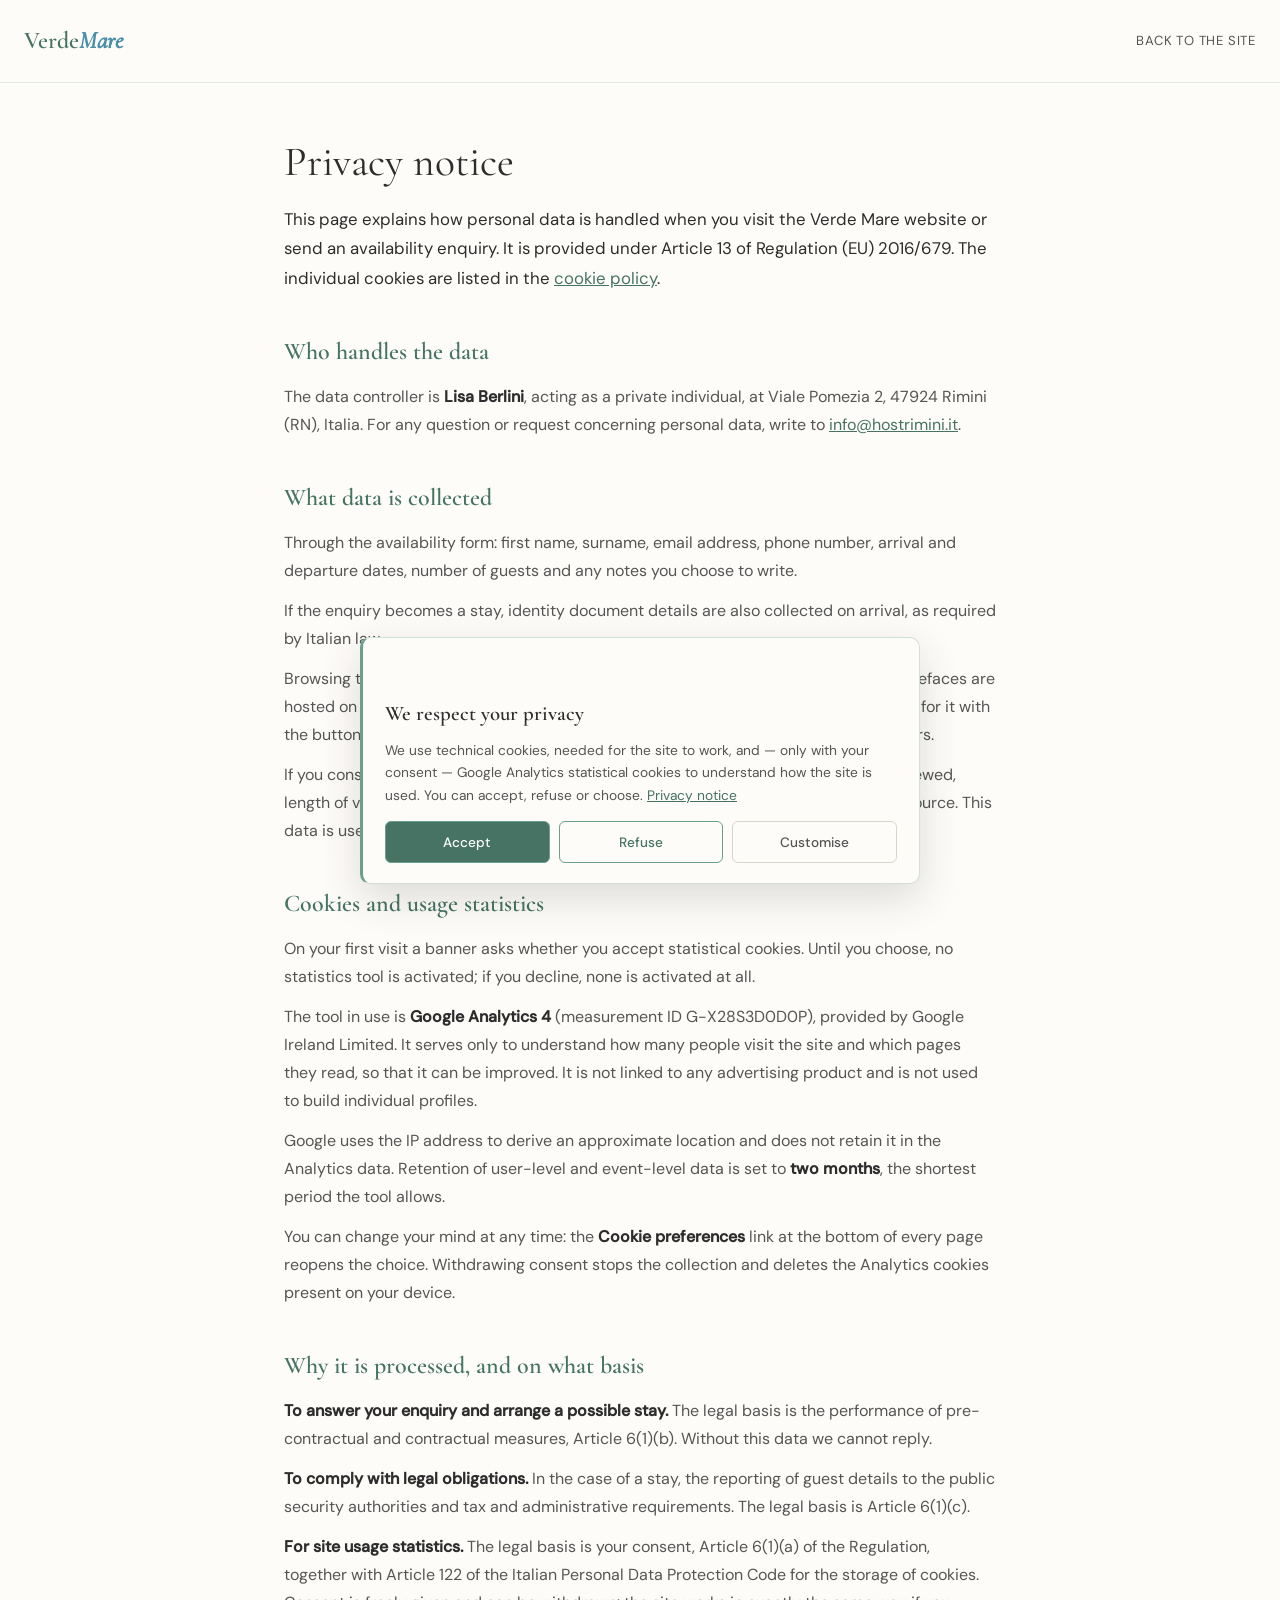
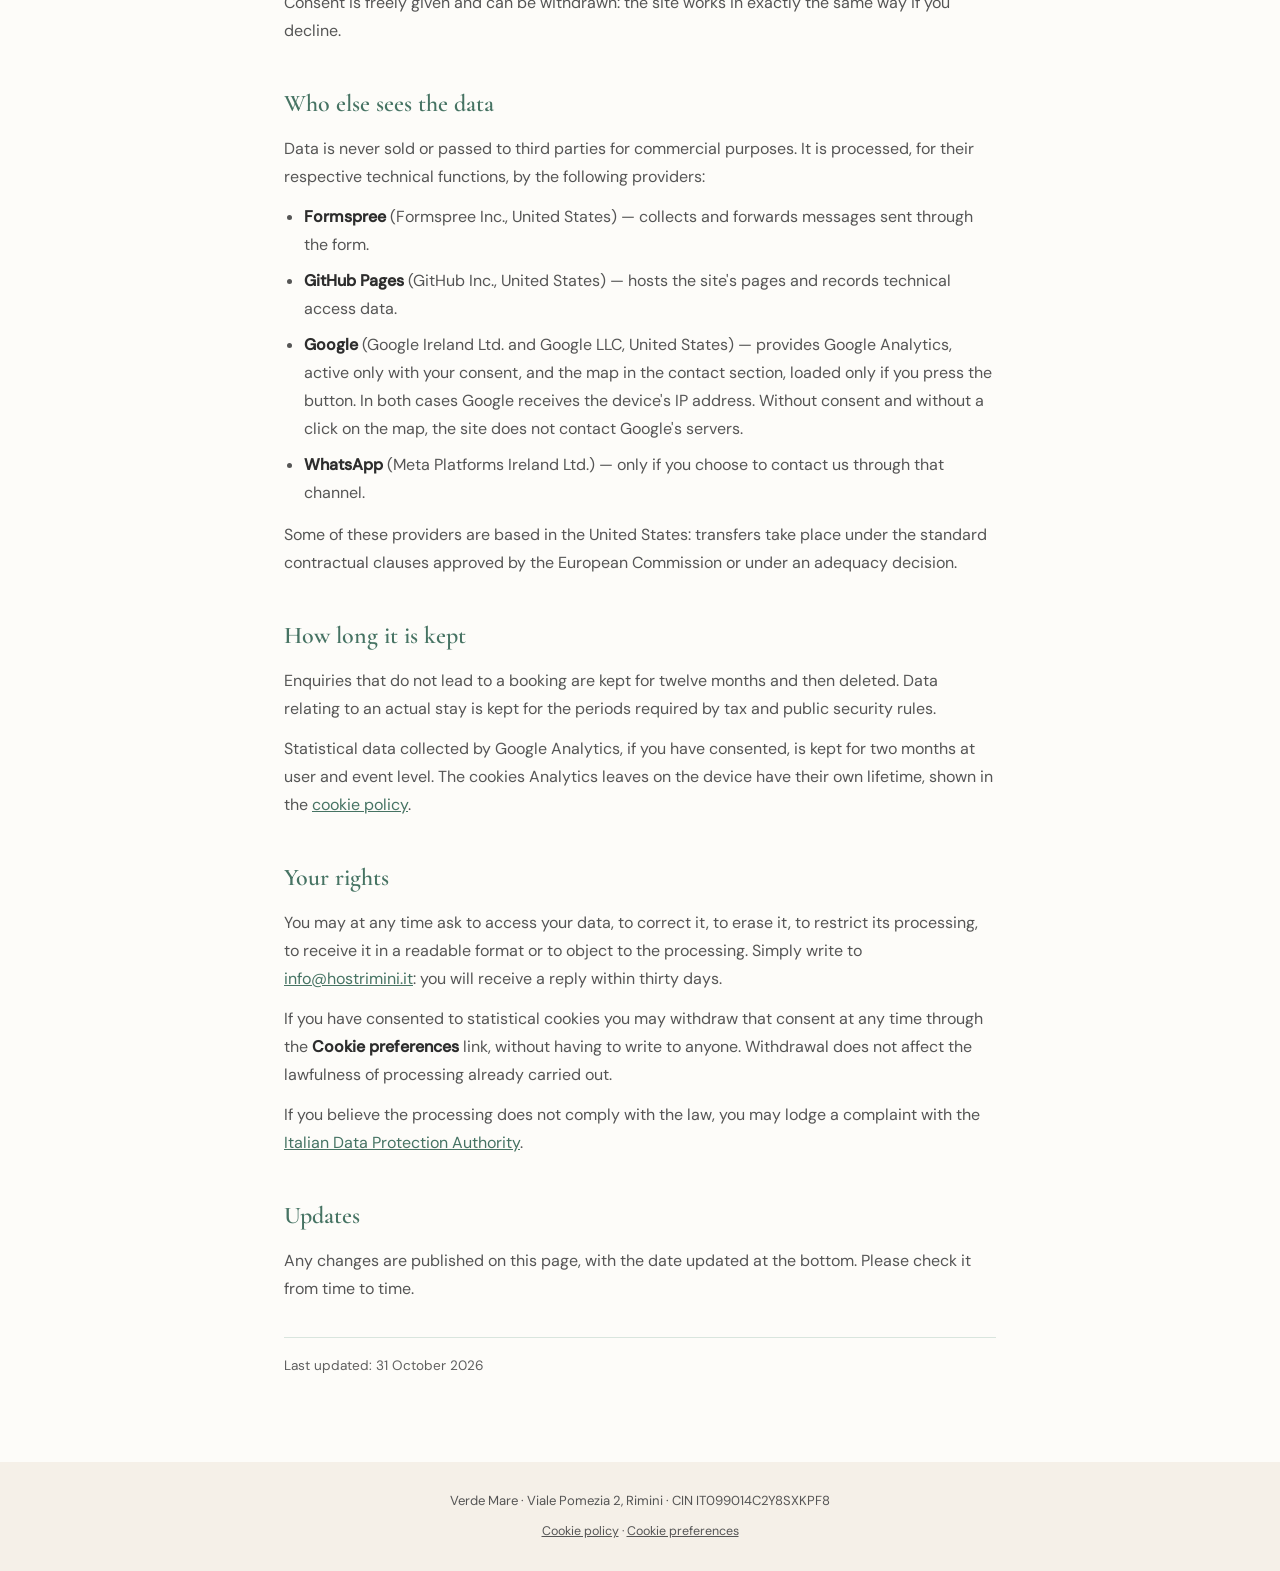
<file: en/privacy/index.html>
<!DOCTYPE html>
<html lang="en">
<head>
<meta charset="UTF-8">
<meta name="viewport" content="width=device-width, initial-scale=1.0">
<title>Privacy notice · Verde Mare Rimini</title>
<meta name="robots" content="index, follow">
<link rel="canonical" href="https://www.verdemarerimini.it/en/privacy/">
<link rel="alternate" hreflang="it" href="https://www.verdemarerimini.it/privacy/">
<link rel="alternate" hreflang="en" href="https://www.verdemarerimini.it/en/privacy/">
<link rel="alternate" hreflang="de" href="https://www.verdemarerimini.it/de/privacy/">
<link rel="alternate" hreflang="x-default" href="https://www.verdemarerimini.it/privacy/">
<link href="/fonts/fonts.css" rel="stylesheet">
<style>
  :root { --verde:#6b9e8c; --verde-dark:#467363; --verde-hover:#3a6153; --verde-pale:#e8f0ed; --sand:#f5f0e8; --warm-white:#fdfcf9; --charcoal:#2d2d2d; --text-mid:#555; --sea:#4a8fa8; }
  * { margin:0; padding:0; box-sizing:border-box; }
  body { font-family:'DM Sans',sans-serif; background:var(--warm-white); color:var(--charcoal); line-height:1.75; font-size:16px; }
  header { border-bottom:1px solid rgba(107,158,140,0.2); padding:20px 24px; display:flex; align-items:center; justify-content:space-between; gap:16px; flex-wrap:wrap; }
  .logo { font-family:'Cormorant Garamond',serif; font-size:1.5rem; font-weight:600; color:var(--verde-dark); text-decoration:none; }
  .logo span { color:var(--sea); font-style:italic; }
  .back { font-size:.82rem; letter-spacing:.06em; text-transform:uppercase; color:var(--text-mid); text-decoration:none; }
  .back:hover { color:var(--verde-dark); }
  main { max-width:760px; margin:0 auto; padding:56px 24px 72px; }
  h1 { font-family:'Cormorant Garamond',serif; font-size:2.6rem; font-weight:400; margin-bottom:18px; line-height:1.15; }
  h2 { font-family:'Cormorant Garamond',serif; font-size:1.5rem; color:var(--verde-dark); font-weight:600; margin:38px 0 10px; }
  p { color:var(--text-mid); margin-bottom:12px; }
  .lead { font-size:1.05rem; color:var(--charcoal); margin-bottom:8px; }
  ul { margin:6px 0 14px 20px; color:var(--text-mid); }
  li { margin-bottom:8px; }
  a { color:var(--verde-dark); }
  strong { color:var(--charcoal); }
  .date { margin-top:34px; padding-top:16px; border-top:1px solid rgba(107,158,140,0.25); font-size:.85rem; color:#5f5f5f; }
  footer { background:var(--sand); padding:28px 24px; text-align:center; font-size:.82rem; color:var(--text-mid); }
  .foot-links { display:block; margin-top:8px; font-size:.78rem; }
  .foot-links a { color:inherit; }
  table.ck-tab { width:100%; border-collapse:collapse; margin:10px 0 18px; font-size:.84rem; }
  table.ck-tab th, table.ck-tab td { text-align:left; vertical-align:top; padding:9px 10px; border-bottom:1px solid rgba(107,158,140,.22); }
  table.ck-tab th { font-weight:600; color:var(--charcoal); background:var(--verde-pale); }
  table.ck-tab td { color:var(--text-mid); }
  table.ck-tab code { font-family:ui-monospace,SFMono-Regular,Menlo,monospace; font-size:.9em; color:var(--charcoal); }
  .tab-wrap { overflow-x:auto; }
  @media(max-width:700px) { h1 { font-size:2rem; } main { padding:40px 20px 56px; } }
  /* --- consenso cookie --- */
  #ck-banner, #ck-prefs { display:none; font-family:'DM Sans',sans-serif; }
  #ck-banner.on { display:block; }
  #ck-prefs.on { display:flex; }
  #ck-banner {
    position:fixed; left:16px; right:16px; bottom:16px; z-index:900;
    background:var(--warm-white); border:1px solid rgba(107,158,140,.3);
    border-left:3px solid var(--verde); border-radius:10px;
    box-shadow:0 14px 40px rgba(45,45,45,.16);
    padding:20px 22px; max-width:560px; margin:0 auto;
  }
  #ck-banner h2 { font-family:'Cormorant Garamond',serif; font-size:1.3rem; font-weight:600; color:var(--charcoal); margin-bottom:7px; }
  #ck-banner p { font-size:.86rem; line-height:1.62; color:var(--text-mid); margin-bottom:15px; }
  #ck-banner p a, #ck-prefs p a { color:var(--verde-dark); }
  .ck-actions { display:flex; flex-wrap:wrap; gap:9px; }
  .ck-btn { flex:1 1 150px; min-height:42px; padding:11px 16px; border-radius:6px; font-family:'DM Sans',sans-serif;
    font-size:.85rem; font-weight:500; cursor:pointer; text-align:center; border:1.5px solid var(--verde); transition:all .2s; }
  .ck-accept { background:var(--verde-dark); color:#fff; }
  .ck-accept:hover { background:var(--verde-hover); border-color:var(--verde-hover); }
  .ck-reject { background:var(--warm-white); color:var(--verde-dark); }
  .ck-reject:hover { background:var(--verde-pale); }
  .ck-custom { background:var(--warm-white); color:var(--text-mid); border-color:#d9d5cc; }
  .ck-custom:hover { border-color:var(--text-mid); }
  #ck-prefs { position:fixed; inset:0; z-index:910; background:rgba(45,45,45,.45); align-items:center; justify-content:center; padding:20px; }
  .ck-panel { background:var(--warm-white); border-radius:12px; max-width:540px; width:100%; max-height:86vh; overflow:auto; padding:26px 26px 22px; box-shadow:0 20px 50px rgba(45,45,45,.2); }
  .ck-panel h2 { font-family:'Cormorant Garamond',serif; font-size:1.5rem; font-weight:600; margin-bottom:16px; }
  .ck-opt { border-top:1px solid rgba(107,158,140,.22); padding:15px 0; }
  .ck-opt-head { display:flex; align-items:center; justify-content:space-between; gap:12px; }
  .ck-opt-head strong { font-size:.92rem; font-weight:600; color:var(--charcoal); }
  .ck-opt p { font-size:.82rem; line-height:1.6; color:var(--text-mid); margin-top:6px; }
  .ck-fixed { font-size:.76rem; letter-spacing:.06em; text-transform:uppercase; color:var(--verde-dark); white-space:nowrap; }
  .ck-switch input { width:18px; height:18px; accent-color:var(--verde); cursor:pointer; }
  .ck-panel .ck-actions { margin-top:20px; }
  @media(max-width:600px){
    #ck-banner { left:10px; right:10px; bottom:10px; padding:18px 18px 16px; }
    .ck-btn { flex:1 1 100%; }
  }
</style>
</head>
<body>
<header>
  <a class="logo" href="/en/">Verde<span>Mare</span></a>
  <a class="back" href="/en/">Back to the site</a>
</header>
<main>
<h1>Privacy notice</h1>
<p class="lead">This page explains how personal data is handled when you visit the Verde Mare website or send an availability enquiry. It is provided under Article 13 of Regulation (EU) 2016/679. The individual cookies are listed in the <a href="/en/cookie/">cookie policy</a>.</p>

<h2>Who handles the data</h2>
<p>The data controller is <strong>Lisa Berlini</strong>, acting as a private individual, at Viale Pomezia 2, 47924 Rimini (RN), Italia. For any question or request concerning personal data, write to <a href="mailto:info@hostrimini.it">info@hostrimini.it</a>.</p>

<h2>What data is collected</h2>
<p>Through the availability form: first name, surname, email address, phone number, arrival and departure dates, number of guests and any notes you choose to write.</p>
<p>If the enquiry becomes a stay, identity document details are also collected on arrival, as required by Italian law.</p>
<p>Browsing the site involves no profiling and no marketing or advertising cookies. The typefaces are hosted on our own domain and the map in the contact section is loaded only if you ask for it with the button provided: opening the site therefore downloads nothing from external servers.</p>
<p>If you consent to statistical cookies, Google Analytics collects browsing data: pages viewed, length of visit, device and browser type, language, approximate location and referral source. This data is used in aggregate form and does not serve to identify you.</p>

<h2>Cookies and usage statistics</h2>
<p>On your first visit a banner asks whether you accept statistical cookies. Until you choose, no statistics tool is activated; if you decline, none is activated at all.</p>
<p>The tool in use is <strong>Google Analytics 4</strong> (measurement ID G-X28S3D0D0P), provided by Google Ireland Limited. It serves only to understand how many people visit the site and which pages they read, so that it can be improved. It is not linked to any advertising product and is not used to build individual profiles.</p>
<p>Google uses the IP address to derive an approximate location and does not retain it in the Analytics data. Retention of user-level and event-level data is set to <strong>two months</strong>, the shortest period the tool allows.</p>
<p>You can change your mind at any time: the <strong>Cookie preferences</strong> link at the bottom of every page reopens the choice. Withdrawing consent stops the collection and deletes the Analytics cookies present on your device.</p>

<h2>Why it is processed, and on what basis</h2>
<p><strong>To answer your enquiry and arrange a possible stay.</strong> The legal basis is the performance of pre-contractual and contractual measures, Article 6(1)(b). Without this data we cannot reply.</p>
<p><strong>To comply with legal obligations.</strong> In the case of a stay, the reporting of guest details to the public security authorities and tax and administrative requirements. The legal basis is Article 6(1)(c).</p>
<p><strong>For site usage statistics.</strong> The legal basis is your consent, Article 6(1)(a) of the Regulation, together with Article 122 of the Italian Personal Data Protection Code for the storage of cookies. Consent is freely given and can be withdrawn: the site works in exactly the same way if you decline.</p>

<h2>Who else sees the data</h2>
<p>Data is never sold or passed to third parties for commercial purposes. It is processed, for their respective technical functions, by the following providers:</p>
<ul>
  <li><strong>Formspree</strong> (Formspree Inc., United States) — collects and forwards messages sent through the form.</li>
  <li><strong>GitHub Pages</strong> (GitHub Inc., United States) — hosts the site's pages and records technical access data.</li>
  <li><strong>Google</strong> (Google Ireland Ltd. and Google LLC, United States) — provides Google Analytics, active only with your consent, and the map in the contact section, loaded only if you press the button. In both cases Google receives the device's IP address. Without consent and without a click on the map, the site does not contact Google's servers.</li>
  <li><strong>WhatsApp</strong> (Meta Platforms Ireland Ltd.) — only if you choose to contact us through that channel.</li>
</ul>
<p>Some of these providers are based in the United States: transfers take place under the standard contractual clauses approved by the European Commission or under an adequacy decision.</p>

<h2>How long it is kept</h2>
<p>Enquiries that do not lead to a booking are kept for twelve months and then deleted. Data relating to an actual stay is kept for the periods required by tax and public security rules.</p>
<p>Statistical data collected by Google Analytics, if you have consented, is kept for two months at user and event level. The cookies Analytics leaves on the device have their own lifetime, shown in the <a href="/en/cookie/">cookie policy</a>.</p>

<h2>Your rights</h2>
<p>You may at any time ask to access your data, to correct it, to erase it, to restrict its processing, to receive it in a readable format or to object to the processing. Simply write to <a href="mailto:info@hostrimini.it">info@hostrimini.it</a>: you will receive a reply within thirty days.</p>
<p>If you have consented to statistical cookies you may withdraw that consent at any time through the <strong>Cookie preferences</strong> link, without having to write to anyone. Withdrawal does not affect the lawfulness of processing already carried out.</p>
<p>If you believe the processing does not comply with the law, you may lodge a complaint with the <a href="https://www.garanteprivacy.it" target="_blank" rel="noopener">Italian Data Protection Authority</a>.</p>

<h2>Updates</h2>
<p>Any changes are published on this page, with the date updated at the bottom. Please check it from time to time.</p>
<p class="date">Last updated: 31 October 2026</p>
</main>
<footer>Verde Mare · Viale Pomezia 2, Rimini · CIN IT099014C2Y8SXKPF8
<span class="foot-links"><a href="/en/cookie/">Cookie policy</a> · <a href="#" id="ck-link">Cookie preferences</a></span></footer>
<!-- CONSENSO COOKIE -->
<div id="ck-banner" role="dialog" aria-live="polite" aria-label="We respect your privacy">
  <h2>We respect your privacy</h2>
  <p>We use technical cookies, needed for the site to work, and — only with your consent — Google Analytics statistical cookies to understand how the site is used. You can accept, refuse or choose. <a href="/en/privacy/">Privacy notice</a></p>
  <div class="ck-actions">
    <button type="button" class="ck-btn ck-accept" id="ck-yes">Accept</button>
    <button type="button" class="ck-btn ck-reject" id="ck-no">Refuse</button>
    <button type="button" class="ck-btn ck-custom" id="ck-more">Customise</button>
  </div>
</div>
<div id="ck-prefs" role="dialog" aria-modal="true" aria-label="Cookie preferences">
  <div class="ck-panel">
    <h2>Cookie preferences</h2>
    <div class="ck-opt">
      <div class="ck-opt-head"><strong>Necessary technical cookies</strong><span class="ck-fixed">Always on</span></div>
      <p>They make the site work and remember this choice. They cannot be switched off.</p>
    </div>
    <div class="ck-opt">
      <div class="ck-opt-head"><strong id="ck-stats-lab">Statistical cookies</strong>
        <label class="ck-switch"><input type="checkbox" id="ck-stats" aria-labelledby="ck-stats-lab"></label>
      </div>
      <p>Google Analytics. They tell us how many people visit the site and which pages they read. They are optional.</p>
    </div>
    <div class="ck-actions">
      <button type="button" class="ck-btn ck-accept" id="ck-save">Save preferences</button>
      <button type="button" class="ck-btn ck-custom" id="ck-cancel">Close</button>
    </div>
  </div>
</div>
<script>
(function(){
  var GA='G-X28S3D0D0P', KEY='vm_cookie_consent_v1', loaded=false;
  function get(){ try{ return JSON.parse(localStorage.getItem(KEY)); }catch(e){ return null; } }
  function set(v){ try{ localStorage.setItem(KEY, JSON.stringify({stats:!!v, ts:Date.now()})); }catch(e){} }
  function loadGA(){
    /* lo sblocco va fatto sempre: dopo una revoca il flag e' rimasto a true
       e una nuova accettazione nella stessa visita deve riattivare la raccolta */
    window['ga-disable-'+GA] = false;
    if (loaded || window.__vmGA) return;   /* gtag.js si carica una volta sola */
    loaded = true; window.__vmGA = true;
    window.dataLayer = window.dataLayer || [];
    window.gtag = window.gtag || function(){ window.dataLayer.push(arguments); };
    gtag('js', new Date());
    var s = document.createElement('script');
    s.async = true; s.src = 'https://www.googletagmanager.com/gtag/js?id=' + GA;
    document.head.appendChild(s);
    gtag('config', GA);
  }
  function ckDomains(){
    /* i cookie di Analytics sono impostati sul dominio registrabile
       (verdemarerimini.it), non su www: vanno tentati entrambi, con e senza
       punto iniziale, piu' la variante senza attributo domain */
    var p = location.hostname.split('.'), out = ['', p.join('.'), '.' + p.join('.')];
    while (p.length > 2) { p.shift(); var d = p.join('.'); out.push(d, '.' + d); }
    return out;
  }
  function dropGA(){
    window['ga-disable-'+GA] = true;
    var doms = ckDomains();
    document.cookie.split(';').forEach(function(c){
      var n = c.split('=')[0].trim();
      if (n.indexOf('_ga') === 0 || n.indexOf('_gid') === 0 || n.indexOf('_gat') === 0) {
        doms.forEach(function(d){
          document.cookie = n + '=; path=/; expires=Thu, 01 Jan 1970 00:00:00 GMT'
                              + (d ? '; domain=' + d : '');
        });
      }
    });
  }
  var banner = document.getElementById('ck-banner'),
      prefs  = document.getElementById('ck-prefs'),
      stats  = document.getElementById('ck-stats');
  function showBanner(){ banner.classList.add('on'); }
  function hideBanner(){ banner.classList.remove('on'); }
  function openPrefs(){
    var c = get(); stats.checked = !!(c && c.stats);
    hideBanner(); prefs.classList.add('on');
  }
  function closePrefs(){ prefs.classList.remove('on'); if (!get()) showBanner(); }
  function apply(v){ set(v); if (v) loadGA(); else dropGA(); }
  document.getElementById('ck-yes').addEventListener('click', function(){ apply(true); hideBanner(); });
  document.getElementById('ck-no').addEventListener('click', function(){ apply(false); hideBanner(); });
  document.getElementById('ck-more').addEventListener('click', openPrefs);
  document.getElementById('ck-save').addEventListener('click', function(){ apply(stats.checked); prefs.classList.remove('on'); });
  document.getElementById('ck-cancel').addEventListener('click', closePrefs);
  prefs.addEventListener('click', function(e){ if (e.target === prefs) closePrefs(); });
  document.addEventListener('keydown', function(e){ if (e.key === 'Escape' && prefs.classList.contains('on')) closePrefs(); });
  var link = document.getElementById('ck-link');
  if (link) link.addEventListener('click', function(e){ e.preventDefault(); openPrefs(); });
  var saved = get();
  if (saved === null) showBanner(); else if (saved.stats) loadGA(); else window['ga-disable-'+GA] = true;
})();
</script>
</body>
</html>
</file>
<file: fonts/fonts.css>
/* Verde Mare — caratteri ospitati localmente
   Cormorant Garamond e DM Sans, licenza SIL Open Font License 1.1
   (vedi LICENSE-Cormorant-Garamond.txt e LICENSE-DM-Sans.txt)
   Sostituisce il caricamento da fonts.googleapis.com: nessuna
   connessione a server esterni all'apertura della pagina. */

/* ---------- Cormorant Garamond ---------- */

@font-face {
  font-family: 'Cormorant Garamond';
  font-style: normal;
  font-weight: 400;
  font-display: swap;
  src: url('/fonts/files/cormorant-garamond-latin-400-normal.woff2') format('woff2');
  unicode-range: U+0000-00FF,U+0131,U+0152-0153,U+02BB-02BC,U+02C6,U+02DA,U+02DC,U+0304,U+0308,U+0329,U+2000-206F,U+20AC,U+2122,U+2191,U+2193,U+2212,U+2215,U+FEFF,U+FFFD;
}
@font-face {
  font-family: 'Cormorant Garamond';
  font-style: normal;
  font-weight: 400;
  font-display: swap;
  src: url('/fonts/files/cormorant-garamond-latin-ext-400-normal.woff2') format('woff2');
  unicode-range: U+0100-02BA,U+02BD-02C5,U+02C7-02CC,U+02CE-02D7,U+02DD-02FF,U+0304,U+0308,U+0329,U+1D00-1DBF,U+1E00-1E9F,U+1EF2-1EFF,U+2020,U+20A0-20AB,U+20AD-20C0,U+2113,U+2C60-2C7F,U+A720-A7FF;
}

@font-face {
  font-family: 'Cormorant Garamond';
  font-style: italic;
  font-weight: 400;
  font-display: swap;
  src: url('/fonts/files/cormorant-garamond-latin-400-italic.woff2') format('woff2');
  unicode-range: U+0000-00FF,U+0131,U+0152-0153,U+02BB-02BC,U+02C6,U+02DA,U+02DC,U+0304,U+0308,U+0329,U+2000-206F,U+20AC,U+2122,U+2191,U+2193,U+2212,U+2215,U+FEFF,U+FFFD;
}
@font-face {
  font-family: 'Cormorant Garamond';
  font-style: italic;
  font-weight: 400;
  font-display: swap;
  src: url('/fonts/files/cormorant-garamond-latin-ext-400-italic.woff2') format('woff2');
  unicode-range: U+0100-02BA,U+02BD-02C5,U+02C7-02CC,U+02CE-02D7,U+02DD-02FF,U+0304,U+0308,U+0329,U+1D00-1DBF,U+1E00-1E9F,U+1EF2-1EFF,U+2020,U+20A0-20AB,U+20AD-20C0,U+2113,U+2C60-2C7F,U+A720-A7FF;
}

@font-face {
  font-family: 'Cormorant Garamond';
  font-style: normal;
  font-weight: 600;
  font-display: swap;
  src: url('/fonts/files/cormorant-garamond-latin-600-normal.woff2') format('woff2');
  unicode-range: U+0000-00FF,U+0131,U+0152-0153,U+02BB-02BC,U+02C6,U+02DA,U+02DC,U+0304,U+0308,U+0329,U+2000-206F,U+20AC,U+2122,U+2191,U+2193,U+2212,U+2215,U+FEFF,U+FFFD;
}
@font-face {
  font-family: 'Cormorant Garamond';
  font-style: normal;
  font-weight: 600;
  font-display: swap;
  src: url('/fonts/files/cormorant-garamond-latin-ext-600-normal.woff2') format('woff2');
  unicode-range: U+0100-02BA,U+02BD-02C5,U+02C7-02CC,U+02CE-02D7,U+02DD-02FF,U+0304,U+0308,U+0329,U+1D00-1DBF,U+1E00-1E9F,U+1EF2-1EFF,U+2020,U+20A0-20AB,U+20AD-20C0,U+2113,U+2C60-2C7F,U+A720-A7FF;
}

/* ---------- DM Sans ---------- */

@font-face {
  font-family: 'DM Sans';
  font-style: normal;
  font-weight: 300;
  font-display: swap;
  src: url('/fonts/files/dm-sans-latin-300-normal.woff2') format('woff2');
  unicode-range: U+0000-00FF,U+0131,U+0152-0153,U+02BB-02BC,U+02C6,U+02DA,U+02DC,U+0304,U+0308,U+0329,U+2000-206F,U+20AC,U+2122,U+2191,U+2193,U+2212,U+2215,U+FEFF,U+FFFD;
}
@font-face {
  font-family: 'DM Sans';
  font-style: normal;
  font-weight: 300;
  font-display: swap;
  src: url('/fonts/files/dm-sans-latin-ext-300-normal.woff2') format('woff2');
  unicode-range: U+0100-02BA,U+02BD-02C5,U+02C7-02CC,U+02CE-02D7,U+02DD-02FF,U+0304,U+0308,U+0329,U+1D00-1DBF,U+1E00-1E9F,U+1EF2-1EFF,U+2020,U+20A0-20AB,U+20AD-20C0,U+2113,U+2C60-2C7F,U+A720-A7FF;
}

@font-face {
  font-family: 'DM Sans';
  font-style: normal;
  font-weight: 400;
  font-display: swap;
  src: url('/fonts/files/dm-sans-latin-400-normal.woff2') format('woff2');
  unicode-range: U+0000-00FF,U+0131,U+0152-0153,U+02BB-02BC,U+02C6,U+02DA,U+02DC,U+0304,U+0308,U+0329,U+2000-206F,U+20AC,U+2122,U+2191,U+2193,U+2212,U+2215,U+FEFF,U+FFFD;
}
@font-face {
  font-family: 'DM Sans';
  font-style: normal;
  font-weight: 400;
  font-display: swap;
  src: url('/fonts/files/dm-sans-latin-ext-400-normal.woff2') format('woff2');
  unicode-range: U+0100-02BA,U+02BD-02C5,U+02C7-02CC,U+02CE-02D7,U+02DD-02FF,U+0304,U+0308,U+0329,U+1D00-1DBF,U+1E00-1E9F,U+1EF2-1EFF,U+2020,U+20A0-20AB,U+20AD-20C0,U+2113,U+2C60-2C7F,U+A720-A7FF;
}

@font-face {
  font-family: 'DM Sans';
  font-style: normal;
  font-weight: 500;
  font-display: swap;
  src: url('/fonts/files/dm-sans-latin-500-normal.woff2') format('woff2');
  unicode-range: U+0000-00FF,U+0131,U+0152-0153,U+02BB-02BC,U+02C6,U+02DA,U+02DC,U+0304,U+0308,U+0329,U+2000-206F,U+20AC,U+2122,U+2191,U+2193,U+2212,U+2215,U+FEFF,U+FFFD;
}
@font-face {
  font-family: 'DM Sans';
  font-style: normal;
  font-weight: 500;
  font-display: swap;
  src: url('/fonts/files/dm-sans-latin-ext-500-normal.woff2') format('woff2');
  unicode-range: U+0100-02BA,U+02BD-02C5,U+02C7-02CC,U+02CE-02D7,U+02DD-02FF,U+0304,U+0308,U+0329,U+1D00-1DBF,U+1E00-1E9F,U+1EF2-1EFF,U+2020,U+20A0-20AB,U+20AD-20C0,U+2113,U+2C60-2C7F,U+A720-A7FF;
}
</file>
